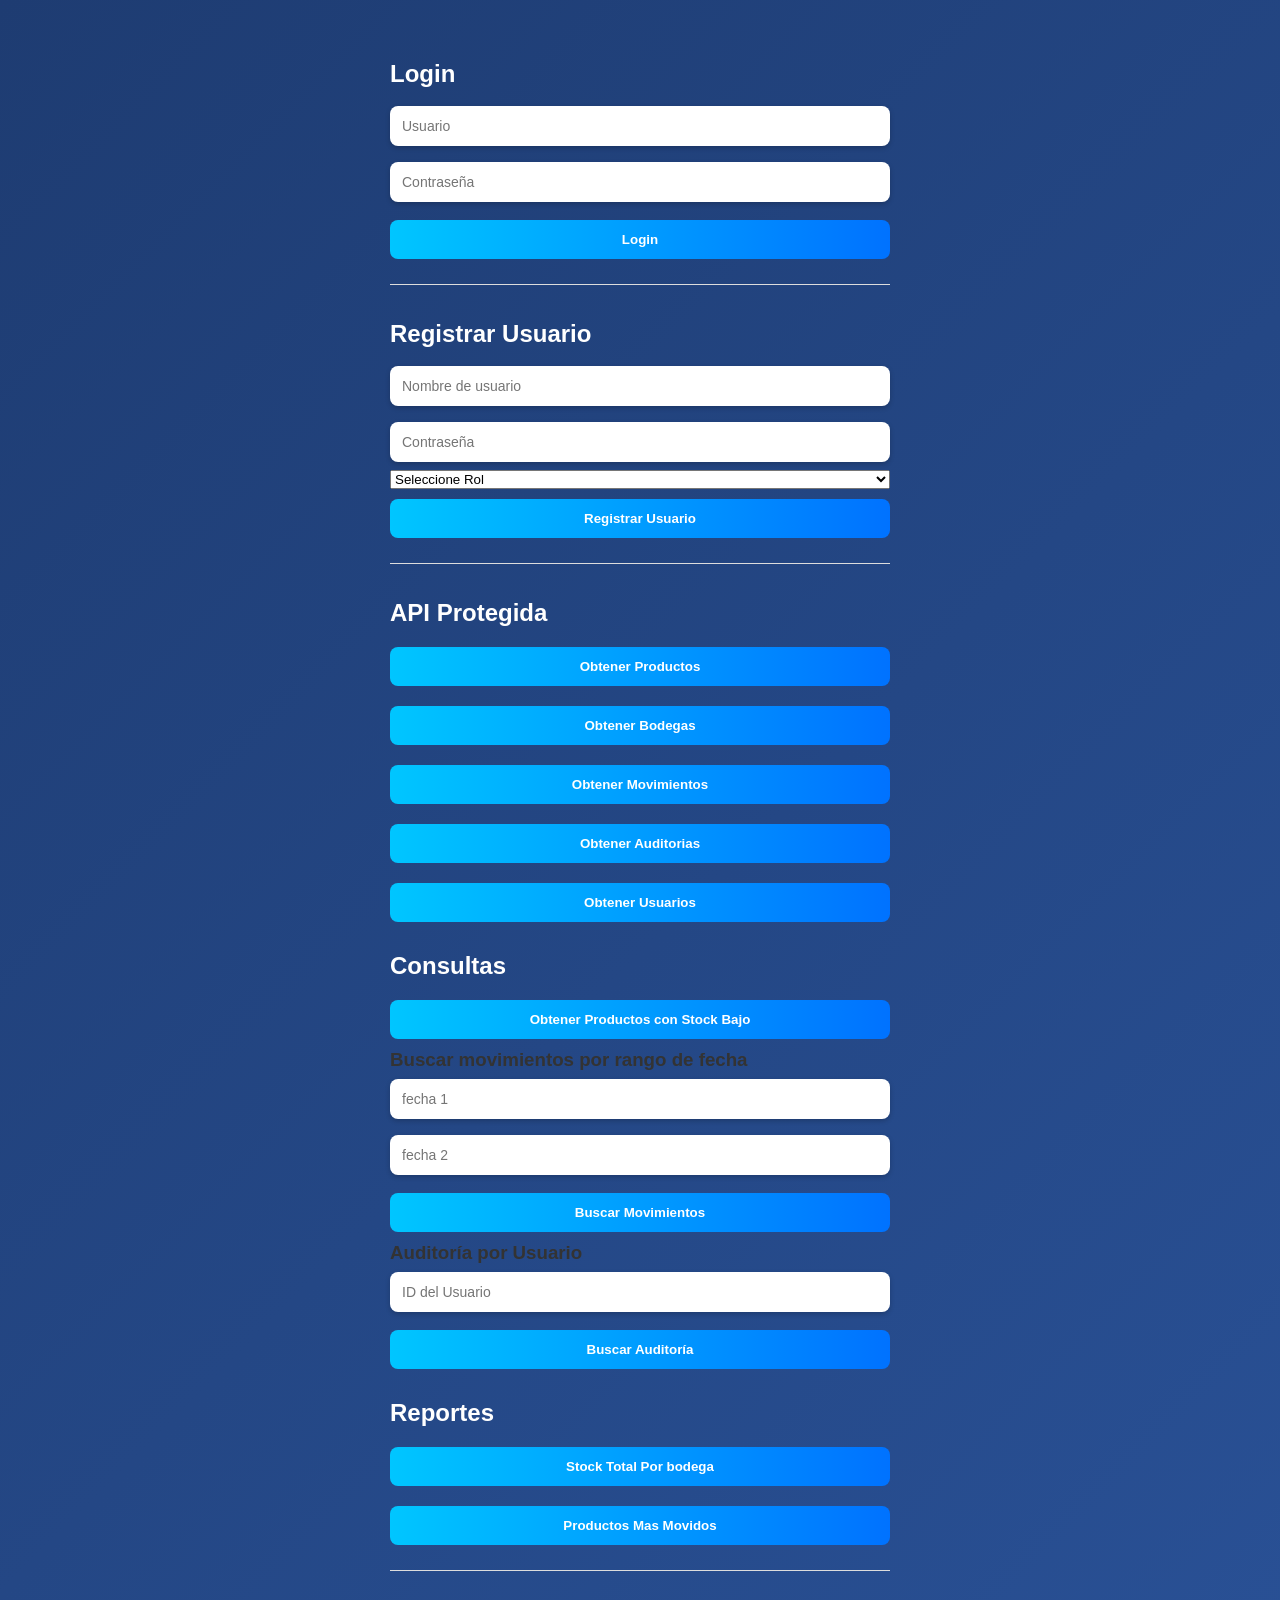
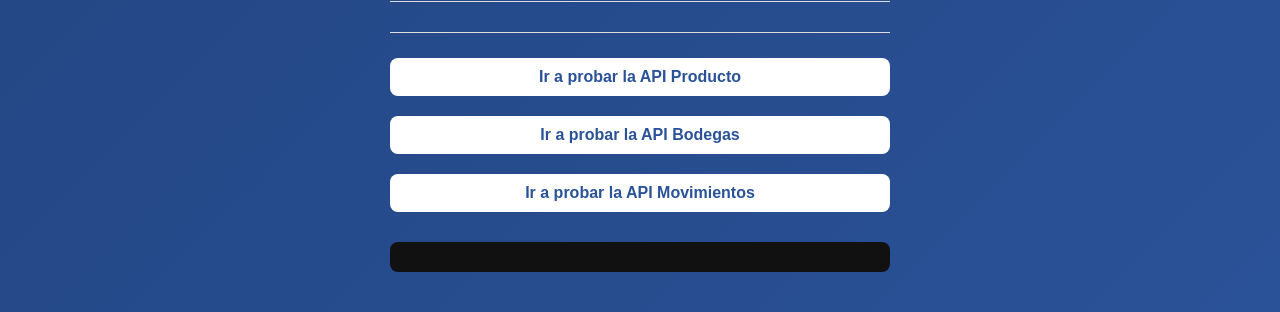
<file: frontend_humilde/index.html>
<!DOCTYPE html>
<html>

<head>
    <meta charset="UTF-8">
    <title>Frontend</title>
    <link rel="stylesheet" href="css/styles.css">
</head>

<body>

<h2>Login</h2>

<input type="text" id="username" placeholder="Usuario">
<input type="password" id="password" placeholder="Contraseña">
<button type="button" onclick="login()">Login</button>


<hr>


<h2>Registrar Usuario</h2>

<input type="text" id="regUsername" placeholder="Nombre de usuario">

<input type="password" id="regPassword" placeholder="Contraseña">

<select id="regRol">
    <option value="">Seleccione Rol</option>
    <option value="ADMIN">ADMIN</option>
    <option value="EMPLEADO">EMPLEADO</option>
</select>

<button onclick="registrarUsuario()">Registrar Usuario</button>


<hr>


<h2>API Protegida</h2>

<button onclick="getProductos()">Obtener Productos</button>
<button onclick="getBodegas()">Obtener Bodegas</button>
<button onclick="getMovimientos()">Obtener Movimientos</button>
<button onclick="getAuditoria()">Obtener Auditorias</button>
<button onclick="getUsuario()">Obtener Usuarios</button>

<h2>Consultas</h2>

<button onclick="getStockBajo()">Obtener Productos con Stock Bajo</button>


<h3>Buscar movimientos por rango de fecha</h3>

<input type="input" id="fecha1" placeholder="fecha 1">
<input type="input" id="fecha2" placeholder="fecha 2">

<button onclick="buscarMovimientosPorFecha()">
    Buscar Movimientos
</button>

<h3>Auditoría por Usuario</h3>

<input type="number" id="usuarioId" placeholder="ID del Usuario">

<button onclick="buscarAuditoriaUsuario()">
    Buscar Auditoría
</button>

<h2>Reportes</h2>

<button onclick="getStockTotalBodega()">Stock Total Por bodega</button>
<button onclick="getProductosMasMovidos()">Productos Mas Movidos</button>

<hr>
<hr>
<hr>


<a href="./view/producto.html" >Ir a probar la API Producto</a>
<a href="./view/bodega.html">Ir a probar la API Bodegas</a>
<a href="./view/movimiento.html">Ir a probar la API Movimientos</a>




<pre id="resultado"></pre>


<script src="js/app.js"></script>



</body>
</html>
</file>
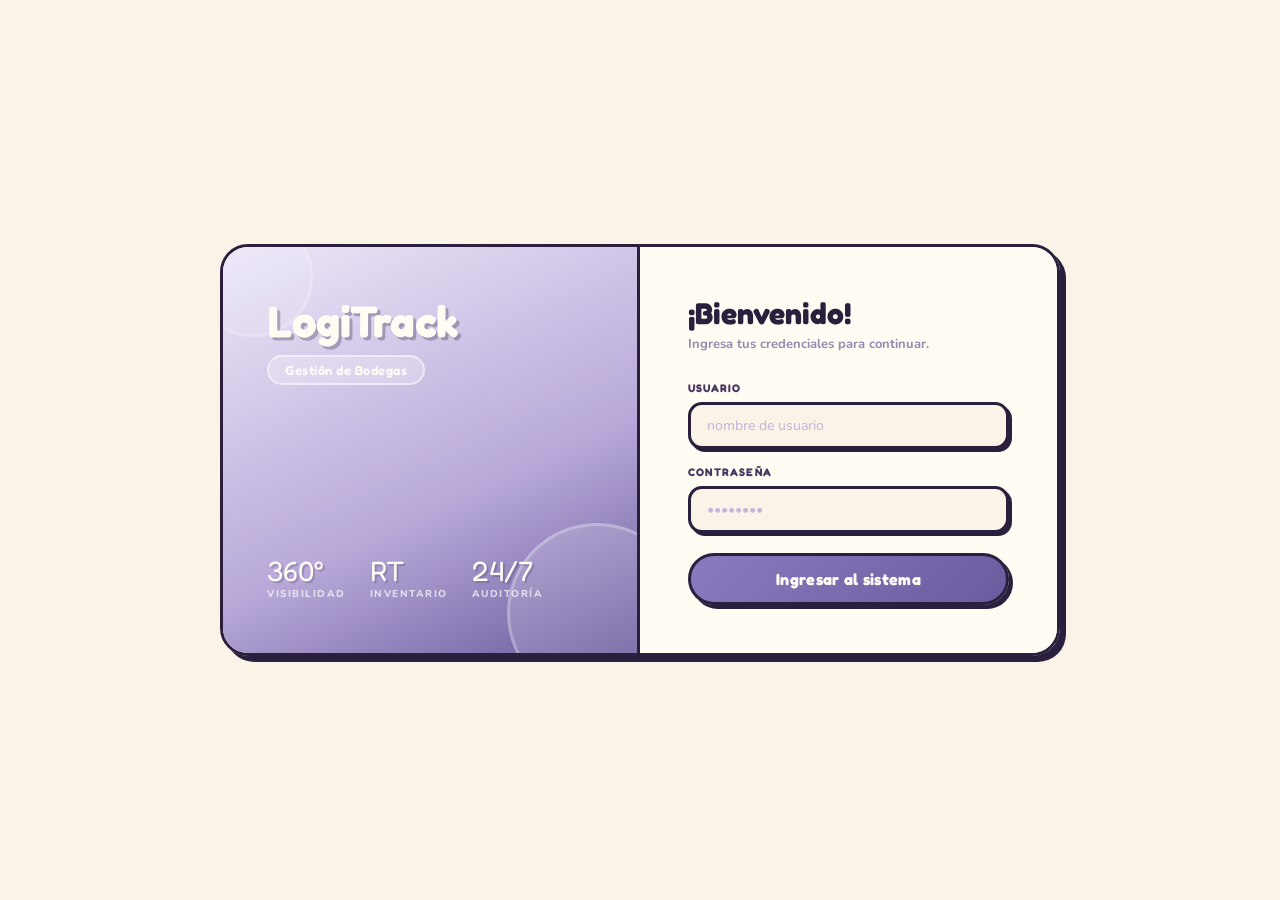
<file: frontend_pro/index.html>
<!DOCTYPE html>
<html lang="es">
<head>
<meta charset="UTF-8">
<meta name="viewport" content="width=device-width, initial-scale=1.0">
<title>LogiTrack</title>
<link href="https://fonts.googleapis.com/css2?family=Fredoka:wght@400;500;600;700&family=Nunito:ital,wght@0,700;0,800;0,900;1,700&display=swap" rel="stylesheet">
<link rel="stylesheet" href="styles.css">

</head>
<body>


<div id="login-view">
  <div class="login-shell">
    <div class="login-left">
      <div>
        <div class="ll-name">LogiTrack</div>
        <div class="ll-sub">Gestión de Bodegas</div>
      </div>
      <div class="ll-footer">
        <div class="ll-stats">
          <div><div class="ll-stat-num">360°</div><div class="ll-stat-lbl">Visibilidad</div></div>
          <div><div class="ll-stat-num">RT</div><div class="ll-stat-lbl">Inventario</div></div>
          <div><div class="ll-stat-num">24/7</div><div class="ll-stat-lbl">Auditoría</div></div>
        </div>
      </div>
    </div>
    <div class="login-right">
      <div class="lr-title">¡Bienvenido!</div>
      <div class="lr-sub">Ingresa tus credenciales para continuar.</div>
      <input type="hidden" id="api-base" value="http://localhost:8080">
      <div class="f-group">
        <label class="f-label">Usuario</label>
        <input class="f-input" id="login-user" placeholder="nombre de usuario">
      </div>
      <div class="f-group">
        <label class="f-label">Contraseña</label>
        <input class="f-input" type="password" id="login-pass" placeholder="••••••••">
      </div>
      <button class="btn-login" onclick="doLogin()">Ingresar al sistema</button>
      <div id="login-error" class="hidden"></div>
    </div>
  </div>
</div>


<div id="app-view" class="hidden">
  <header class="top-header">
    <div class="header-brand">
      <span class="brand-feather">🪶</span>
      <span class="brand-name">Logi<em>Track</em></span>
    </div>
    <div class="header-center" id="page-title">Dashboard</div>
    <div class="header-right">
      <div class="user-pill">
        <div class="avatar" id="user-avatar">U</div>
        <span id="user-name-display">Usuario</span>
      </div>
      <button class="btn-logout" onclick="logout()">Salir</button>
    </div>
  </header>

  <div class="page-area" id="main-content"></div>

  <nav class="float-nav">
    <button class="fnav-btn active" onclick="navigate('dashboard')">
      <span class="fnav-icon">⊞</span><span class="fnav-label">Inicio</span>
    </button>
    <button class="fnav-btn" onclick="navigate('bodegas')">
      <span class="fnav-icon">⬡</span><span class="fnav-label">Bodegas</span>
    </button>
    <button class="fnav-btn" onclick="navigate('productos')">
      <span class="fnav-icon">◈</span><span class="fnav-label">Productos</span>
    </button>
    <div class="fnav-sep"></div>
    <button class="fnav-btn" onclick="navigate('movimientos')">
      <span class="fnav-icon">⇄</span><span class="fnav-label">Movim.</span>
    </button>
    <button class="fnav-btn" onclick="navigate('usuarios')">
      <span class="fnav-icon">◉</span><span class="fnav-label">Usuarios</span>
    </button>
    <button class="fnav-btn" onclick="navigate('reportes')">
      <span class="fnav-icon">◫</span><span class="fnav-label">Reportes</span>
    </button>
    <button class="fnav-btn" onclick="navigate('auditoria')">
      <span class="fnav-icon">◎</span><span class="fnav-label">Auditoría</span>
    </button>
  </nav>
</div>


<div class="modal-overlay" id="modal-overlay" onclick="closeModalOnBg(event)">
  <div class="modal">
    <div class="modal-head">
      <span class="modal-title" id="modal-title-text">—</span>
      <button class="modal-close" onclick="closeModal()">✕</button>
    </div>
    <div id="modal-body"></div>
  </div>
</div>

<div class="toast-box" id="toast-container"></div>

<script src="app.js"></script>

</body>
</html>
</file>
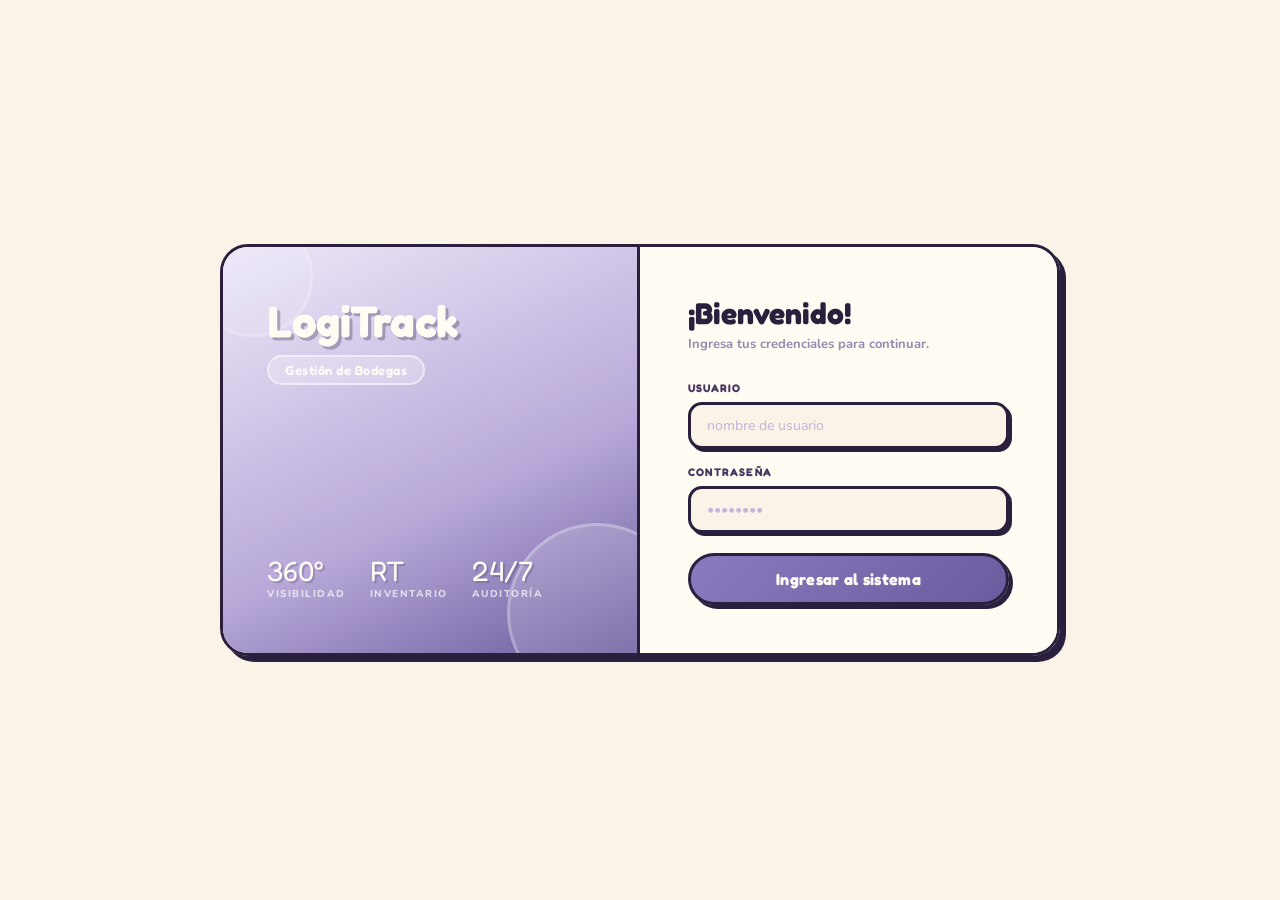
<file: frontend_pro/fronted_pro.html>
<!DOCTYPE html>
<html lang="es">
<head>
<meta charset="UTF-8">
<meta name="viewport" content="width=device-width, initial-scale=1.0">
<title>LogiTrack</title>
<link href="https://fonts.googleapis.com/css2?family=Fredoka:wght@400;500;600;700&family=Nunito:ital,wght@0,700;0,800;0,900;1,700&display=swap" rel="stylesheet">
<style>
:root {
  --cream:      #faf4e8;
  --cream2:     #f0e6d0;
  --ivory:      #fffcf4;
  --gold:       #c9a84c;
  --gold-l:     #e8cc80;
  --gold-pale:  #f7edd4;
  --lav:        #b8a9d9;
  --lav-d:      #8b7abf;
  --lav-pale:   #ede8f8;
  --violet:     #6b5b9e;
  --violet-d:   #4a3d7a;
  --sage:       #5aad8a;
  --sage-pale:  #daf2e8;
  --blush:      #d4748c;
  --blush-pale: #fceef2;
  --ink:        #2a1f3d;
  --ink2:       #4a3860;
  --muted:      #9489ae;
  --white:      #fffcf4;

  /* CARTOON constants */
  --outline:    3px solid var(--ink);
  --outline-t:  2px solid var(--ink);
  --shadow-comic: 4px 4px 0px var(--ink);
  --shadow-comic-sm: 3px 3px 0px var(--ink);
  --shadow-comic-lg: 6px 6px 0px var(--ink);
  --radius-big: 20px;
  --radius-pill: 50px;

  --FD: 'Fredoka', sans-serif;
  --FB: 'Nunito', sans-serif;
}

*, *::before, *::after { margin:0; padding:0; box-sizing:border-box; }

body {
  font-family: var(--FB);
  background: var(--cream);
  color: var(--ink);
  min-height: 100vh;
  -webkit-font-smoothing: antialiased;
}

/* halftone dots bg */
body::before {
  content:'';
  position:fixed; inset:0;
  background-image: radial-gradient(circle, rgba(107,91,158,.12) 1.5px, transparent 1.5px);
  background-size: 22px 22px;
  pointer-events:none; z-index:0;
}

@keyframes fadeUp { from{opacity:0;transform:translateY(12px)} to{opacity:1;transform:translateY(0)} }
@keyframes spin   { to{transform:rotate(360deg)} }
@keyframes popIn  { from{opacity:0;transform:scale(.9)} to{opacity:1;transform:scale(1)} }

/* ══════════════ LOGIN ══════════════ */
#login-view {
  position:fixed; inset:0; z-index:200;
  display:flex; align-items:center; justify-content:center;
  background: var(--cream);
}

.login-shell {
  display:grid; grid-template-columns:1fr 1fr;
  width:840px;
  border: var(--outline);
  border-radius:28px; overflow:hidden;
  box-shadow: var(--shadow-comic-lg);
  animation: popIn .4s ease both;
}

.login-left {
  background: linear-gradient(155deg, var(--lav-pale) 0%, var(--lav) 60%, var(--violet) 100%);
  padding:52px 44px;
  display:flex; flex-direction:column; justify-content:space-between;
  border-right: var(--outline);
  position:relative; overflow:hidden;
}
/* decorative circle */
.login-left::before {
  content:'';
  position:absolute; bottom:-50px; right:-50px;
  width:180px; height:180px; border-radius:50%;
  background:rgba(255,255,255,.15);
  border: 3px solid rgba(255,255,255,.25);
}
.login-left::after {
  content:'';
  position:absolute; top:-30px; left:-30px;
  width:120px; height:120px; border-radius:50%;
  background:rgba(255,255,255,.1);
  border: 3px solid rgba(255,255,255,.2);
}

.ll-name {
  font-family: var(--FD);
  font-size:44px; font-weight:700;
  color:var(--white); letter-spacing:-.5px; line-height:1;
  text-shadow: 3px 3px 0px rgba(42,31,61,.3);
  position:relative; z-index:1;
}
.ll-sub {
  margin-top:12px; display:inline-block;
  background:rgba(255,255,255,.25);
  border: 2px solid rgba(255,255,255,.5);
  border-radius:var(--radius-pill);
  padding:5px 16px;
  font-family:var(--FD); font-size:13px; font-weight:600;
  color:var(--white); letter-spacing:.5px;
  position:relative; z-index:1;
}

.ll-footer { position:relative; z-index:1; }
.ll-stats  { display:flex; gap:24px; }
.ll-stat-num { font-family:var(--FD); font-size:28px; color:var(--white); line-height:1; text-shadow:2px 2px 0 rgba(42,31,61,.2); }
.ll-stat-lbl { font-size:10px; color:rgba(255,255,255,.7); font-weight:800; letter-spacing:1.5px; text-transform:uppercase; margin-top:2px; }

.login-right {
  padding:48px 48px;
  display:flex; flex-direction:column; justify-content:center;
  background: var(--ivory);
}
.lr-title {
  font-family: var(--FD);
  font-size:30px; font-weight:700;
  color:var(--ink); margin-bottom:4px;
}
.lr-sub { color:var(--muted); font-size:13px; margin-bottom:28px; font-weight:700; }

.f-group { margin-bottom:16px; }
.f-label {
  display:block; font-size:11px; font-weight:800;
  color:var(--ink2); text-transform:uppercase; letter-spacing:1.2px; margin-bottom:7px;
  font-family:var(--FD);
}
.f-input {
  width:100%; padding:11px 16px;
  background:var(--cream); border: var(--outline);
  border-radius:14px; font-family:var(--FB); font-size:14px;
  font-weight:700; color:var(--ink); outline:none; transition:all .15s; appearance:none;
  box-shadow: var(--shadow-comic-sm);
}
.f-input:focus {
  border-color:var(--lav-d);
  background:var(--white);
  box-shadow: 3px 3px 0px var(--lav-d);
  transform: translate(-1px,-1px);
}
.f-input::placeholder { color:#c4b8d8; font-weight:500; }
.f-row { display:grid; grid-template-columns:1fr 1fr; gap:12px; }

.btn-login {
  width:100%; padding:13px; border: var(--outline); border-radius:var(--radius-pill);
  background: linear-gradient(135deg, var(--lav-d), var(--violet));
  color:var(--white); font-family:var(--FD); font-size:16px; font-weight:700;
  cursor:pointer; letter-spacing:.3px;
  box-shadow: var(--shadow-comic);
  transition:all .12s; margin-top:4px;
}
.btn-login:hover  { transform:translate(-2px,-2px); box-shadow:6px 6px 0px var(--ink); }
.btn-login:active { transform:translate(2px,2px);   box-shadow:1px 1px 0px var(--ink); }

#login-error {
  margin-top:12px; padding:10px 14px; border-radius:12px;
  background:var(--blush-pale); border: var(--outline-t);
  color:var(--blush); font-size:13px; font-weight:800; text-align:center;
  box-shadow: var(--shadow-comic-sm);
}

/* ══════════════ APP SHELL ══════════════ */
#app-view { display:flex; flex-direction:column; min-height:100vh; position:relative; z-index:1; }

/* ── Top header ── */
.top-header {
  padding:0 28px; height:64px;
  display:flex; align-items:center; justify-content:space-between;
  position:sticky; top:0; z-index:90;
  background:var(--ivory);
  border-bottom: var(--outline);
  box-shadow: 0 3px 0px var(--ink);
}

.header-brand { display:flex; align-items:center; gap:10px; }
.brand-feather { font-size:24px; }
.brand-name {
  font-family:var(--FD); font-size:22px; font-weight:700;
  color:var(--ink); letter-spacing:-.2px;
}
.brand-name em { color:var(--lav-d); font-style:normal; }

/* centered pill */
.header-center {
  position:absolute; left:50%; transform:translateX(-50%);
  background:var(--gold-pale);
  border: var(--outline);
  border-radius:var(--radius-pill); padding:7px 24px;
  font-family:var(--FD); font-size:16px; font-weight:700;
  color:var(--ink); white-space:nowrap;
  box-shadow: var(--shadow-comic-sm);
}

.header-right { display:flex; align-items:center; gap:10px; }
.user-pill {
  display:flex; align-items:center; gap:8px;
  background:var(--lav-pale); border: var(--outline);
  border-radius:var(--radius-pill); padding:6px 14px;
  font-family:var(--FD); font-size:14px; font-weight:700; color:var(--ink2);
  box-shadow: var(--shadow-comic-sm);
}
.avatar {
  width:30px; height:30px; border-radius:50%;
  background:linear-gradient(135deg, var(--lav-d), var(--violet));
  border: 2px solid var(--ink);
  display:flex; align-items:center; justify-content:center;
  font-family:var(--FD); font-size:13px; font-weight:700; color:var(--white); flex-shrink:0;
}
.btn-logout {
  background:var(--cream); border: var(--outline);
  border-radius:var(--radius-pill); color:var(--ink2);
  font-family:var(--FD); font-size:13px; font-weight:700;
  padding:7px 16px; cursor:pointer; transition:all .12s;
  box-shadow: var(--shadow-comic-sm);
}
.btn-logout:hover  { transform:translate(-1px,-1px); box-shadow:4px 4px 0px var(--ink); background:var(--lav-pale); }
.btn-logout:active { transform:translate(2px,2px); box-shadow:1px 1px 0px var(--ink); }

/* ── Page area ── */
.page-area { flex:1; padding:28px 28px 110px; }

/* ── Floating bottom nav ── */
.float-nav {
  position:fixed; bottom:22px; left:50%; transform:translateX(-50%);
  z-index:100;
  background:var(--ivory);
  border: var(--outline);
  border-radius:var(--radius-pill); padding:7px 10px;
  display:flex; gap:2px;
  box-shadow: var(--shadow-comic-lg);
  animation: fadeUp .4s ease;
}

.fnav-btn {
  display:flex; flex-direction:column; align-items:center; gap:2px;
  padding:7px 14px; border-radius:40px;
  border:2px solid transparent; background:none;
  cursor:pointer; transition:all .12s; font-family:var(--FD); min-width:58px;
}
.fnav-icon  { font-size:20px; transition:transform .12s; }
.fnav-label { font-size:9px; font-weight:800; color:var(--muted); text-transform:uppercase; letter-spacing:.5px; font-family:var(--FD); }
.fnav-btn:hover { background:var(--lav-pale); border-color:var(--ink); box-shadow:2px 2px 0px var(--ink); transform:translate(-1px,-1px); }
.fnav-btn:active { transform:translate(1px,1px); box-shadow:none; }
.fnav-btn.active {
  background:var(--gold-pale);
  border-color:var(--ink); border-width:2px;
  box-shadow:2px 2px 0px var(--ink);
}
.fnav-btn.active .fnav-label { color:var(--ink2); }
.fnav-sep { width:2px; background:var(--ink); margin:6px 2px; border-radius:2px; opacity:.25; }

/* ══════════════ COMPONENTS ══════════════ */

/* Buttons */
.btn {
  display:inline-flex; align-items:center; gap:6px;
  padding:8px 18px; border-radius:var(--radius-pill);
  font-family:var(--FD); font-size:14px; font-weight:700;
  cursor:pointer; border: var(--outline); transition:all .12s;
  box-shadow: var(--shadow-comic-sm);
}
.btn-primary { background:var(--lav-d); color:var(--white); }
.btn-primary:hover  { transform:translate(-2px,-2px); box-shadow:5px 5px 0px var(--ink); }
.btn-primary:active { transform:translate(2px,2px); box-shadow:1px 1px 0px var(--ink); }
.btn-ghost { background:var(--ivory); color:var(--ink2); }
.btn-ghost:hover  { transform:translate(-1px,-1px); box-shadow:4px 4px 0px var(--ink); background:var(--lav-pale); }
.btn-ghost:active { transform:translate(2px,2px); box-shadow:none; }
.btn-danger { background:var(--blush-pale); color:var(--blush); }
.btn-danger:hover  { transform:translate(-1px,-1px); box-shadow:4px 4px 0px var(--ink); }
.btn-danger:active { transform:translate(2px,2px); box-shadow:none; }
.btn-sm { padding:5px 14px; font-size:12px; }

/* Stats */
.stats-row {
  display:grid; grid-template-columns:1.3fr 1fr 1fr 1.1fr;
  gap:14px; margin-bottom:24px;
}
.stat-card {
  background:var(--ivory); border: var(--outline);
  border-radius:var(--radius-big); padding:20px 18px;
  box-shadow: var(--shadow-comic);
  animation:fadeUp .35s ease both;
  transition:transform .12s, box-shadow .12s;
  position:relative; overflow:hidden;
}
.stat-card:hover { transform:translate(-2px,-2px); box-shadow:6px 6px 0px var(--ink); }
.stat-card::after { content:''; position:absolute; bottom:0; left:0; right:0; height:5px; border-top:2px solid var(--ink); }
.sc-lav::after   { background:var(--lav); }
.sc-gold::after  { background:var(--gold); }
.sc-sage::after  { background:var(--sage); }
.sc-blush::after { background:var(--blush); }
.stat-card:nth-child(1){animation-delay:.05s} .stat-card:nth-child(2){animation-delay:.1s}
.stat-card:nth-child(3){animation-delay:.15s} .stat-card:nth-child(4){animation-delay:.2s}

.s-lbl { font-family:var(--FD); font-size:11px; font-weight:700; color:var(--muted); text-transform:uppercase; letter-spacing:1.2px; margin-bottom:8px; }
.s-val { font-family:var(--FD); font-size:40px; font-weight:700; color:var(--ink); line-height:1; }
.s-sub { font-family:var(--FD); font-size:12px; color:var(--muted); margin-top:4px; }

/* Section header */
.sec-header { display:flex; align-items:center; justify-content:space-between; margin-bottom:16px; }
.sec-title {
  font-family:var(--FD); font-size:20px; font-weight:700; color:var(--ink);
}
.sec-count {
  display:inline-block; background:var(--gold-pale);
  border:2px solid var(--ink); border-radius:20px;
  padding:1px 10px; font-family:var(--FD); font-size:12px; font-weight:700;
  color:var(--ink); margin-left:8px;
  box-shadow:2px 2px 0px var(--ink);
}

/* Cards */
.cards-grid { display:grid; grid-template-columns:repeat(auto-fill,minmax(265px,1fr)); gap:16px; }
.card {
  background:var(--ivory); border: var(--outline);
  border-radius:var(--radius-big); padding:20px;
  box-shadow: var(--shadow-comic);
  animation:fadeUp .35s ease both;
  transition:transform .12s, box-shadow .12s;
}
.card:hover { transform:translate(-3px,-3px); box-shadow:7px 7px 0px var(--ink); }
.card:active { transform:translate(2px,2px); box-shadow:2px 2px 0px var(--ink); }
.card:nth-child(1){animation-delay:.05s} .card:nth-child(2){animation-delay:.1s}
.card:nth-child(3){animation-delay:.15s} .card:nth-child(4){animation-delay:.2s}
.card:nth-child(5){animation-delay:.25s} .card:nth-child(6){animation-delay:.3s}

.card-top  { display:flex; justify-content:space-between; align-items:center; margin-bottom:12px; }
.card-id   { font-family:var(--FD); font-size:11px; color:var(--muted); font-weight:700; background:var(--cream); padding:2px 9px; border-radius:8px; border:2px solid var(--ink); }
.card-name { font-family:var(--FD); font-size:17px; font-weight:700; color:var(--ink); margin-bottom:10px; }
.card-info { font-size:13px; color:var(--muted); line-height:2; font-weight:700; }
.card-info strong { color:var(--ink2); }
.card-foot { display:flex; gap:6px; margin-top:14px; padding-top:12px; border-top:2px dashed rgba(42,31,61,.25); }

/* Table */
.table-card { background:var(--ivory); border: var(--outline); border-radius:var(--radius-big); overflow:hidden; box-shadow: var(--shadow-comic); }
table { width:100%; border-collapse:collapse; }
thead tr { background:var(--gold-pale); border-bottom: var(--outline); }
th { padding:11px 16px; text-align:left; font-family:var(--FD); font-size:11px; font-weight:700; color:var(--ink2); text-transform:uppercase; letter-spacing:1px; }
td { padding:12px 16px; font-size:13px; font-weight:700; border-bottom:2px dashed rgba(42,31,61,.12); color:var(--ink2); font-family:var(--FB); }
tr:last-child td { border-bottom:none; }
tr:hover td { background:var(--lav-pale); }

/* Badges */
.badge {
  display:inline-flex; align-items:center; padding:3px 11px;
  border-radius:var(--radius-pill); font-family:var(--FD);
  font-size:11px; font-weight:700; border:2px solid var(--ink);
  box-shadow:2px 2px 0px var(--ink);
}
.b-lav   { background:var(--lav-pale);   color:var(--lav-d);  }
.b-gold  { background:var(--gold-pale);  color:var(--ink2);   }
.b-sage  { background:var(--sage-pale);  color:#2a7a58;       }
.b-blush { background:var(--blush-pale); color:var(--blush);  }
.b-violet{ background:#e8e2f5;           color:var(--violet); }

/* Two col */
.two-col      { display:grid; grid-template-columns:1fr 1fr; gap:20px; }
.two-col-wide { display:grid; grid-template-columns:3fr 2fr; gap:20px; margin-bottom:24px; }

/* Alert */
.alert {
  background:var(--gold-pale); border:var(--outline);
  border-radius:16px; padding:12px 16px;
  font-family:var(--FD); font-size:13px; font-weight:700; color:var(--ink2);
  margin-bottom:20px; box-shadow: var(--shadow-comic-sm);
}

/* Loading / empty */
.loading { display:flex; flex-direction:column; align-items:center; justify-content:center; padding:80px; gap:14px; color:var(--muted); font-family:var(--FD); font-size:15px; }
.spinner { width:36px; height:36px; border:3px solid var(--lav-pale); border-top-color:var(--lav-d); border-radius:50%; animation:spin .7s linear infinite; }
.empty { text-align:center; padding:60px 20px; color:var(--muted); }
.empty p { font-family:var(--FD); font-size:16px; font-weight:600; }

/* Modal */
.modal-overlay { position:fixed; inset:0; background:rgba(42,31,61,.5); backdrop-filter:blur(4px); z-index:300; display:none; align-items:center; justify-content:center; }
.modal-overlay.open { display:flex; }
.modal {
  background:var(--ivory); border: var(--outline);
  border-radius:24px; width:480px; max-height:90vh; overflow-y:auto;
  padding:32px; box-shadow: var(--shadow-comic-lg);
  animation:popIn .25s ease;
}
.modal-head { display:flex; justify-content:space-between; align-items:center; margin-bottom:22px; padding-bottom:14px; border-bottom:2px solid var(--ink); }
.modal-title { font-family:var(--FD); font-size:22px; font-weight:700; color:var(--ink); }
.modal-close {
  background:var(--cream); border: var(--outline-t);
  color:var(--ink); font-size:15px; cursor:pointer;
  padding:5px 12px; border-radius:10px; font-weight:800;
  transition:all .12s; box-shadow:2px 2px 0px var(--ink);
}
.modal-close:hover { background:var(--blush-pale); transform:translate(-1px,-1px); box-shadow:3px 3px 0px var(--ink); }

/* Toasts */
.toast-box { position:fixed; bottom:100px; right:22px; z-index:999; display:flex; flex-direction:column; gap:8px; }
.toast {
  background:var(--ivory); border: var(--outline);
  border-radius:14px; padding:14px 18px;
  font-family:var(--FD); font-size:13px; font-weight:700;
  display:flex; align-items:flex-start; gap:10px;
  min-width:260px; max-width:360px;
  box-shadow: var(--shadow-comic);
  animation:popIn .25s ease; color:var(--ink);
  line-height:1.6;
}
.toast.success { background:var(--sage-pale); border-color:var(--sage); }
.toast.error   { background:var(--blush-pale); border-color:var(--blush); }

.hidden { display:none !important; }
::-webkit-scrollbar { width:6px; }
::-webkit-scrollbar-track { background:var(--cream2); border-left:2px solid var(--ink); }
::-webkit-scrollbar-thumb { background:var(--lav); border-radius:6px; border:1px solid var(--ink); }
</style>
</head>
<body>

<!-- ═══ LOGIN ═══ -->
<div id="login-view">
  <div class="login-shell">
    <div class="login-left">
      <div>
        <div class="ll-name">LogiTrack</div>
        <div class="ll-sub">Gestión de Bodegas</div>
      </div>
      <div class="ll-footer">
        <div class="ll-stats">
          <div><div class="ll-stat-num">360°</div><div class="ll-stat-lbl">Visibilidad</div></div>
          <div><div class="ll-stat-num">RT</div><div class="ll-stat-lbl">Inventario</div></div>
          <div><div class="ll-stat-num">24/7</div><div class="ll-stat-lbl">Auditoría</div></div>
        </div>
      </div>
    </div>
    <div class="login-right">
      <div class="lr-title">¡Bienvenido!</div>
      <div class="lr-sub">Ingresa tus credenciales para continuar.</div>
      <input type="hidden" id="api-base" value="http://localhost:8080">
      <div class="f-group">
        <label class="f-label">Usuario</label>
        <input class="f-input" id="login-user" placeholder="nombre de usuario">
      </div>
      <div class="f-group">
        <label class="f-label">Contraseña</label>
        <input class="f-input" type="password" id="login-pass" placeholder="••••••••">
      </div>
      <button class="btn-login" onclick="doLogin()">Ingresar al sistema</button>
      <div id="login-error" class="hidden"></div>
    </div>
  </div>
</div>

<!-- ═══ APP ═══ -->
<div id="app-view" class="hidden">
  <header class="top-header">
    <div class="header-brand">
      <span class="brand-feather">🪶</span>
      <span class="brand-name">Logi<em>Track</em></span>
    </div>
    <div class="header-center" id="page-title">Dashboard</div>
    <div class="header-right">
      <div class="user-pill">
        <div class="avatar" id="user-avatar">U</div>
        <span id="user-name-display">Usuario</span>
      </div>
      <button class="btn-logout" onclick="logout()">Salir</button>
    </div>
  </header>

  <div class="page-area" id="main-content"></div>

  <nav class="float-nav">
    <button class="fnav-btn active" onclick="navigate('dashboard')">
      <span class="fnav-icon">⊞</span><span class="fnav-label">Inicio</span>
    </button>
    <button class="fnav-btn" onclick="navigate('bodegas')">
      <span class="fnav-icon">⬡</span><span class="fnav-label">Bodegas</span>
    </button>
    <button class="fnav-btn" onclick="navigate('productos')">
      <span class="fnav-icon">◈</span><span class="fnav-label">Productos</span>
    </button>
    <div class="fnav-sep"></div>
    <button class="fnav-btn" onclick="navigate('movimientos')">
      <span class="fnav-icon">⇄</span><span class="fnav-label">Movim.</span>
    </button>
    <button class="fnav-btn" onclick="navigate('usuarios')">
      <span class="fnav-icon">◉</span><span class="fnav-label">Usuarios</span>
    </button>
    <button class="fnav-btn" onclick="navigate('reportes')">
      <span class="fnav-icon">◫</span><span class="fnav-label">Reportes</span>
    </button>
    <button class="fnav-btn" onclick="navigate('auditoria')">
      <span class="fnav-icon">◎</span><span class="fnav-label">Auditoría</span>
    </button>
  </nav>
</div>

<!-- Modal -->
<div class="modal-overlay" id="modal-overlay" onclick="closeModalOnBg(event)">
  <div class="modal">
    <div class="modal-head">
      <span class="modal-title" id="modal-title-text">—</span>
      <button class="modal-close" onclick="closeModal()">✕</button>
    </div>
    <div id="modal-body"></div>
  </div>
</div>

<div class="toast-box" id="toast-container"></div>

<script>
let API='http://localhost:8080', TOKEN='', CURRENT_USER='';

async function api(path,method='GET',body=null){
  const opts={method,headers:{'Content-Type':'application/json',...(TOKEN?{Authorization:`Bearer ${TOKEN}`}:{})}};
  if(body) opts.body=JSON.stringify(body);
  const r=await fetch(API+path,opts);
  if(!r.ok){const err=await r.text().catch(()=>r.statusText);throw new Error(err||`HTTP ${r.status}`);}
  if(r.status===204) return null;
  const ct=r.headers.get('content-type')||'';
  if(ct.includes('application/json')) return r.json();
  return r.text();
}

function parseError(raw) {
  try {
    const obj = JSON.parse(raw);
    if (obj.errors && typeof obj.errors === 'object') {
      // Validation errors — list each field
      return Object.entries(obj.errors)
        .map(([field, msg]) => `• ${msg}`)
        .join('<br>');
    }
    if (obj.message) return obj.message;
  } catch(e) {}
  return raw;
}

function toast(msg, type='success') {
  const c = document.getElementById('toast-container');
  const t = document.createElement('div');
  t.className = `toast ${type}`;
  const parsed = type === 'error' ? parseError(msg.replace(/^Error: /,'')) : msg;
  t.innerHTML = `<span style="font-size:16px;flex-shrink:0">${type==='success'?'✓':'✕'}</span><span>${parsed}</span>`;
  c.appendChild(t);
  setTimeout(() => t.remove(), 5000);
}
function loading(){return`<div class="loading"><div class="spinner"></div><span>Cargando...</span></div>`;}
function empty(m='Sin registros disponibles'){return`<div class="empty"><p>${m}</p></div>`;}
function setContent(h){document.getElementById('main-content').innerHTML=h;}
function fmtDate(d){if(!d)return'—';return new Date(d).toLocaleString('es-CO',{dateStyle:'medium',timeStyle:'short'});}
function fmt(v,s='$'){if(v==null)return'—';if(typeof v==='number')return s+v.toLocaleString('es-CO',{minimumFractionDigits:0});return v;}

async function doLogin(){
  const base=document.getElementById('api-base').value.trim().replace(/\/$/,'');
  const username=document.getElementById('login-user').value.trim();
  const password=document.getElementById('login-pass').value;
  const errEl=document.getElementById('login-error');
  errEl.classList.add('hidden');
  if(!username||!password){errEl.textContent='Completa los campos requeridos.';errEl.classList.remove('hidden');return;}
  API=base;
  try{
    const data=await api('/auth/login','POST',{nombreUsuario:username,password});
    TOKEN=data.token||data.access_token||data.jwt||Object.values(data)[0];
    CURRENT_USER=username;
    document.getElementById('login-view').classList.add('hidden');
    document.getElementById('app-view').classList.remove('hidden');
    document.getElementById('user-name-display').textContent=username;
    document.getElementById('user-avatar').textContent=username[0].toUpperCase();
    navigate('dashboard');
  }catch(e){errEl.textContent=e.message;errEl.classList.remove('hidden');}
}
document.addEventListener('keydown',e=>{if(e.key==='Enter'&&!document.getElementById('login-view').classList.contains('hidden'))doLogin();});
function logout(){TOKEN='';document.getElementById('app-view').classList.add('hidden');document.getElementById('login-view').classList.remove('hidden');document.getElementById('login-pass').value='';}

const TITLES={dashboard:'Dashboard',bodegas:'Bodegas',productos:'Productos',movimientos:'Movimientos de Inventario',usuarios:'Usuarios',reportes:'Reportes',auditoria:'Registro de Auditoría'};
function navigate(view){
  document.querySelectorAll('.fnav-btn').forEach(b=>{b.classList.remove('active');if(b.getAttribute('onclick')?.includes(view))b.classList.add('active');});
  document.getElementById('page-title').textContent=TITLES[view]||view;
  views[view]?.();
}

const views={};

views.dashboard=async()=>{
  setContent(loading());
  try{
    const [B,P,M,S,TP]=await Promise.allSettled([api('/api/bodega'),api('/api/producto'),api('/api/movimientos'),api('/api/reporte/bodega/stock'),api('/api/reporte/productos/masmovidos')]);
    const b=B.value||[],p=P.value||[],m=M.value||[],s=S.value||[],tp=TP.value||[];
    const low=p.filter(x=>(x.stockProducto||0)<10);
    setContent(`
      ${low.length>0?`<div class="alert">⚠ Atención — ${low.length} producto(s) con stock bajo: ${low.map(x=>x.nombre).join(', ')}</div>`:''}
      <div class="stats-row">
        <div class="stat-card sc-lav" ><div class="s-lbl">Bodegas</div><div class="s-val">${b.length}</div><div class="s-sub">registradas</div></div>
        <div class="stat-card sc-gold"><div class="s-lbl">Productos</div><div class="s-val">${p.length}</div><div class="s-sub">en catálogo</div></div>
        <div class="stat-card sc-sage"><div class="s-lbl">Movimientos</div><div class="s-val">${m.length}</div><div class="s-sub">registrados</div></div>
        <div class="stat-card sc-blush"><div class="s-lbl">Stock Bajo</div><div class="s-val">${low.length}</div><div class="s-sub">productos</div></div>
      </div>
      <div class="two-col-wide">
        <div>
          <div class="sec-header"><span class="sec-title">Últimos movimientos</span><button class="btn btn-ghost btn-sm" onclick="navigate('movimientos')">Ver todos</button></div>
          ${m.length>0?`<div class="table-card"><table>
            <thead><tr><th>Producto</th><th>Tipo</th><th>Cantidad</th><th>Usuario</th><th>Fecha</th></tr></thead>
            <tbody>${m.slice(-8).reverse().map(x=>`<tr>
              <td><strong>${x.producto?.nombre||'—'}</strong></td>
              <td><span class="badge ${x.tipoMovimiento==='ENTRADA'?'b-sage':'b-gold'}">${x.tipoMovimiento||'—'}</span></td>
              <td>${x.cantidadProducto??'—'}</td>
              <td>${x.usuario?.nombreUsuario||'—'}</td>
              <td style="font-size:12px;color:var(--muted)">${fmtDate(x.fecha)}</td>
            </tr>`).join('')}</tbody>
          </table></div>`:empty('Sin movimientos')}
        </div>
        <div style="display:flex;flex-direction:column;gap:18px">
          <div>
            <div class="sec-header"><span class="sec-title">Stock por bodega</span></div>
            ${s.length>0?`<div class="table-card"><table>
              <thead><tr><th>Bodega</th><th>Stock total</th></tr></thead>
              <tbody>${s.map(x=>`<tr><td><strong>${x.nombreBodega||'—'}</strong></td><td><span class="badge ${(x.stockTotal||0)<50?'b-gold':'b-sage'}">${x.stockTotal??'—'} uds</span></td></tr>`).join('')}</tbody>
            </table></div>`:empty('Sin datos')}
          </div>
          <div>
            <div class="sec-header"><span class="sec-title">Más movidos</span></div>
            ${tp.length>0?`<div class="table-card"><table>
              <tbody>${tp.map((x,i)=>`<tr><td style="color:var(--muted);font-weight:800;font-size:13px">${i+1}.</td><td><strong>${x.nombreProducto||'—'}</strong></td><td><span class="badge b-lav">${x.totalMovimientos??'—'}</span></td></tr>`).join('')}</tbody>
            </table></div>`:empty('Sin datos')}
          </div>
        </div>
      </div>`);
  }catch(e){setContent(empty('Error: '+e.message));}
};

views.bodegas=async()=>{
  setContent(loading());
  try{
    const data=await api('/api/bodega');
    setContent(`<div class="sec-header"><span class="sec-title">Bodegas <span class="sec-count">${data.length}</span></span><button class="btn btn-primary" onclick="openBodegaForm()">+ Nueva bodega</button></div>
    ${data.length===0?empty():`<div class="cards-grid">${data.map(b=>`<div class="card">
      <div class="card-top"><span class="card-id">#${b.id}</span><span class="badge b-sage">Activa</span></div>
      <div class="card-name">${b.nombre}</div>
      <div class="card-info">
        <div>Ubicación &nbsp;<strong>${b.ubicacion}</strong></div>
        <div>Encargado &nbsp;<strong>${b.encargado}</strong></div>
        <div>Capacidad &nbsp;<strong>${fmt(b.capacidad,'')} unidades</strong></div>
      </div>
      <div class="card-foot">
        <button class="btn btn-ghost btn-sm" onclick="openBodegaForm(${b.id})">Editar</button>
        <button class="btn btn-danger btn-sm" onclick="deleteBodega(${b.id},'${b.nombre}')">Eliminar</button>
      </div>
    </div>`).join('')}</div>`}`);
  }catch(e){setContent(empty('Error: '+e.message));}
};

async function openBodegaForm(id=null){
  let d={};if(id){try{d=await api(`/api/bodega/${id}`);}catch(e){}}
  openModal((id?'Editar':'Nueva')+' bodega',`
    <div class="f-group"><label class="f-label">Nombre</label><input class="f-input" id="f-nombre" value="${d.nombre||''}" placeholder="Ej. Bodega Central"></div>
    <div class="f-group"><label class="f-label">Ubicación</label><input class="f-input" id="f-ubicacion" value="${d.ubicacion||''}" placeholder="Dirección"></div>
    <div class="f-row">
      <div class="f-group"><label class="f-label">Capacidad</label><input class="f-input" type="number" id="f-capacidad" value="${d.capacidad||''}" placeholder="5000"></div>
      <div class="f-group"><label class="f-label">Encargado</label><input class="f-input" id="f-encargado" value="${d.encargado||''}" placeholder="Nombre completo"></div>
    </div>
    <div style="display:flex;gap:8px;margin-top:4px">
      <button class="btn btn-primary" style="flex:1;justify-content:center" onclick="saveBodega(${id||'null'})">${id?'Guardar cambios':'Crear bodega'}</button>
      <button class="btn btn-ghost" onclick="closeModal()">Cancelar</button>
    </div>`);
}
async function saveBodega(id){
  const body={nombre:document.getElementById('f-nombre').value,ubicacion:document.getElementById('f-ubicacion').value,capacidad:parseInt(document.getElementById('f-capacidad').value),encargado:document.getElementById('f-encargado').value};
  try{if(id){await api(`/api/bodega/${id}`,'PUT',body);toast('Bodega actualizada');}else{await api('/api/bodega','POST',body);toast('Bodega creada');}closeModal();views.bodegas();}
  catch(e){toast('Error: '+e.message,'error');}
}
async function deleteBodega(id,nombre){
  if(!confirm(`¿Eliminar la bodega "${nombre}"?\n\nVerifica que no tenga productos ni movimientos asociados.`))return;
  try{await api(`/api/bodega/${id}`,'DELETE');toast('Bodega eliminada');views.bodegas();}
  catch(e){toast(e.message.includes('500')||e.message.includes('INTERNAL')?'No es posible eliminar: tiene registros asociados.':'Error: '+e.message,'error');}
}

views.productos=async()=>{
  setContent(loading());
  try{
    const [data,bodegas]=await Promise.all([api('/api/producto'),api('/api/bodega')]);
    window._bodegas=bodegas;
    const low=data.filter(x=>(x.stockProducto||0)<10);
    setContent(`<div class="sec-header"><span class="sec-title">Productos <span class="sec-count">${data.length}</span></span><div style="display:flex;gap:8px;align-items:center">${low.length>0?`<span class="badge b-blush">${low.length} bajo</span>`:''}<button class="btn btn-primary" onclick="openProductoForm()">+ Nuevo producto</button></div></div>
    ${data.length===0?empty():`<div class="cards-grid">${data.map(p=>`<div class="card">
      <div class="card-top"><span class="card-id">${p.categoria||'—'}</span><span class="badge ${(p.stockProducto||0)<10?'b-blush':'b-sage'}">${(p.stockProducto||0)<10?'Stock Bajo':'Disponible'}</span></div>
      <div class="card-name">${p.nombre}</div>
      <div class="card-info">
        <div>Precio &nbsp;<strong>$${Number(p.precio||0).toLocaleString('es-CO')}</strong></div>
        <div>Stock &nbsp;<strong style="color:${(p.stockProducto||0)<10?'var(--blush)':'var(--sage)'}">${p.stockProducto??0} unidades</strong></div>
        <div>Bodega &nbsp;<strong>${p.bodega?.nombre||'—'}</strong></div>
      </div>
      <div class="card-foot">
        <button class="btn btn-ghost btn-sm" onclick="openProductoForm(${p.id})">Editar</button>
        <button class="btn btn-danger btn-sm" onclick="deleteProducto(${p.id},'${p.nombre}')">Eliminar</button>
      </div>
    </div>`).join('')}</div>`}`);
  }catch(e){setContent(empty('Error: '+e.message));}
};

async function openProductoForm(id=null){
  let d={};if(id){try{d=await api(`/api/producto/${id}`);}catch(e){}}
  const bodegas=window._bodegas||await api('/api/bodega');
  openModal((id?'Editar':'Nuevo')+' producto',`
    <div class="f-group"><label class="f-label">Nombre</label><input class="f-input" id="f-nombre" value="${d.nombre||''}" placeholder="Nombre del producto"></div>
    <div class="f-row">
      <div class="f-group"><label class="f-label">Categoría</label><input class="f-input" id="f-categoria" value="${d.categoria||''}" placeholder="Electrónica"></div>
      <div class="f-group"><label class="f-label">Precio</label><input class="f-input" type="number" id="f-precio" value="${d.precio||''}" step="0.01"></div>
    </div>
    <div class="f-row">
      <div class="f-group"><label class="f-label">Stock</label><input class="f-input" type="number" id="f-stock" value="${d.stockProducto||''}"></div>
      <div class="f-group"><label class="f-label">Bodega</label><select class="f-input" id="f-bodega"><option value="">Seleccionar...</option>${bodegas.map(b=>`<option value="${b.id}"${d.bodega?.id===b.id?' selected':''}>${b.nombre}</option>`).join('')}</select></div>
    </div>
    <div style="display:flex;gap:8px;margin-top:4px">
      <button class="btn btn-primary" style="flex:1;justify-content:center" onclick="saveProducto(${id||'null'})">${id?'Guardar cambios':'Crear producto'}</button>
      <button class="btn btn-ghost" onclick="closeModal()">Cancelar</button>
    </div>`);
}
async function saveProducto(id){
  const body={nombre:document.getElementById('f-nombre').value,categoria:document.getElementById('f-categoria').value,precio:parseFloat(document.getElementById('f-precio').value),stockProducto:parseInt(document.getElementById('f-stock').value),bodegaId:parseInt(document.getElementById('f-bodega').value)||null};
  try{if(id){await api(`/api/producto/${id}`,'PUT',body);toast('Producto actualizado');}else{await api('/api/producto','POST',body);toast('Producto creado');}closeModal();views.productos();}
  catch(e){toast('Error: '+e.message,'error');}
}
async function deleteProducto(id,nombre){
  if(!confirm(`¿Eliminar el producto "${nombre}"?`))return;
  try{await api(`/api/producto/${id}`,'DELETE');toast('Producto eliminado');views.productos();}
  catch(e){toast(e.message.includes('500')||e.message.includes('INTERNAL')?'No es posible eliminar: tiene movimientos asociados.':'Error: '+e.message,'error');}
}

function renderMovimientos(data) {
  return data.length===0 ? empty('Sin movimientos') :
    `<div class="cards-grid">${data.slice().reverse().map(m=>`<div class="card">
      <div class="card-top"><span class="card-id">MOV-${String(m.id).padStart(4,'0')}</span><span class="badge ${m.tipoMovimiento==='ENTRADA'?'b-sage':m.tipoMovimiento==='SALIDA'?'b-gold':'b-lav'}">${m.tipoMovimiento||'—'}</span></div>
      <div class="card-name">${m.producto?.nombre||'—'}</div>
      <div class="card-info">
        <div>Fecha &nbsp;<strong>${fmtDate(m.fecha)}</strong></div>
        <div>Usuario &nbsp;<strong>${m.usuario?.nombreUsuario||'—'}</strong></div>
        <div>Cantidad &nbsp;<strong>${m.cantidadProducto??'—'} unidades</strong></div>
        ${m.bodegaOrigen?`<div>Origen &nbsp;<strong>${m.bodegaOrigen.nombre}</strong></div>`:''}
        ${m.bodegaDestino?`<div>Destino &nbsp;<strong>${m.bodegaDestino.nombre}</strong></div>`:''}
      </div>
    </div>`).join('')}</div>`;
}

async function filtrarMovimientos() {
  const f1 = document.getElementById('fecha-desde').value;
  const f2 = document.getElementById('fecha-hasta').value;
  if (!f1 || !f2) { toast('Selecciona ambas fechas', 'error'); return; }
  const desde = f1 + 'T00:00:00';
  const hasta  = f2 + 'T23:59:59';
  const area = document.getElementById('mov-results');
  area.innerHTML = loading();
  try {
    const data = await api(`/api/movimientos/${encodeURIComponent(desde)}/${encodeURIComponent(hasta)}`);
    area.innerHTML = `<div style="margin-bottom:12px"><span class="sec-title" style="font-size:15px">Resultados: <span class="sec-count">${data.length}</span></span></div>` + renderMovimientos(data);
  } catch(e) { area.innerHTML = empty('Error: ' + e.message); }
}

async function limpiarFiltroMov() {
  document.getElementById('fecha-desde').value = '';
  document.getElementById('fecha-hasta').value = '';
  const area = document.getElementById('mov-results');
  area.innerHTML = loading();
  try {
    const data = await api('/api/movimientos');
    area.innerHTML = renderMovimientos(data);
  } catch(e) { area.innerHTML = empty('Error: ' + e.message); }
}

views.movimientos=async()=>{
  setContent(loading());
  try{
    const data=await api('/api/movimientos');
    setContent(`
      <div class="sec-header">
        <span class="sec-title">Movimientos <span class="sec-count">${data.length}</span></span>
        <button class="btn btn-primary" onclick="openMovimientoForm()">+ Registrar</button>
      </div>
      <div style="background:var(--ivory);border:var(--outline);border-radius:var(--radius-big);padding:16px 20px;margin-bottom:20px;box-shadow:var(--shadow-comic-sm);display:flex;align-items:flex-end;gap:12px;flex-wrap:wrap;">
        <div>
          <div class="f-label" style="margin-bottom:5px">Desde</div>
          <input type="date" id="fecha-desde" class="f-input" style="width:160px;box-shadow:none">
        </div>
        <div>
          <div class="f-label" style="margin-bottom:5px">Hasta</div>
          <input type="date" id="fecha-hasta" class="f-input" style="width:160px;box-shadow:none">
        </div>
        <button class="btn btn-primary" onclick="filtrarMovimientos()">Filtrar</button>
        <button class="btn btn-ghost" onclick="limpiarFiltroMov()">Ver todos</button>
      </div>
      <div id="mov-results">${renderMovimientos(data)}</div>
    `);
  }catch(e){setContent(empty('Error: '+e.message));}
};

async function openMovimientoForm(){
  const [productos,bodegas]=await Promise.all([api('/api/producto'),api('/api/bodega')]).catch(()=>[[],[]]);
  openModal('Registrar movimiento',`
    <div class="f-group"><label class="f-label">Tipo</label><select class="f-input" id="f-tipo"><option value="ENTRADA">ENTRADA</option><option value="SALIDA">SALIDA</option><option value="TRASNFERENCIA">TRANSFERENCIA</option></select></div>
    <div class="f-row">
      <div class="f-group"><label class="f-label">Producto</label><select class="f-input" id="f-producto"><option value="">Seleccionar...</option>${productos.map(p=>`<option value="${p.id}">${p.nombre}</option>`).join('')}</select></div>
      <div class="f-group"><label class="f-label">Cantidad</label><input class="f-input" type="number" id="f-cantidad" placeholder="0" min="1"></div>
    </div>
    <div class="f-row">
      <div class="f-group"><label class="f-label">Bodega origen</label><select class="f-input" id="f-origen"><option value="">Ninguna</option>${bodegas.map(b=>`<option value="${b.id}">${b.nombre}</option>`).join('')}</select></div>
      <div class="f-group"><label class="f-label">Bodega destino</label><select class="f-input" id="f-destino"><option value="">Ninguna</option>${bodegas.map(b=>`<option value="${b.id}">${b.nombre}</option>`).join('')}</select></div>
    </div>
    <div style="display:flex;gap:8px;margin-top:4px">
      <button class="btn btn-primary" style="flex:1;justify-content:center" onclick="saveMovimiento()">Registrar movimiento</button>
      <button class="btn btn-ghost" onclick="closeModal()">Cancelar</button>
    </div>`);
}
async function saveMovimiento(){
  const body={tipoMovimiento:document.getElementById('f-tipo').value,productoID:parseInt(document.getElementById('f-producto').value)||null,cantidadProducto:parseInt(document.getElementById('f-cantidad').value),bodegaOrigenID:parseInt(document.getElementById('f-origen').value)||null,bodegaDestinoID:parseInt(document.getElementById('f-destino').value)||null};
  try{await api('/api/movimientos','POST',body);toast('Movimiento registrado');closeModal();views.movimientos();}
  catch(e){toast('Error: '+e.message,'error');}
}

views.usuarios=async()=>{
  setContent(loading());
  try{
    const data=await api('/api/usuario');
    setContent(`<div class="sec-header"><span class="sec-title">Usuarios <span class="sec-count">${data.length}</span></span><button class="btn btn-primary" onclick="openRegistroUsuario()">+ Nuevo usuario</button></div>
    ${data.length===0?empty():`<div class="cards-grid">${data.map(u=>`<div class="card">
      <div class="card-top"><span class="card-id">#${u.id}</span><span class="badge ${u.rol==='ADMIN'?'b-violet':'b-lav'}">${u.rol==='ADMIN'?'Admin':'Empleado'}</span></div>
      <div style="display:flex;align-items:center;gap:12px;margin-bottom:10px">
        <div class="avatar" style="width:46px;height:46px;font-size:19px;border:3px solid var(--ink)">${(u.nombreUsuario||'?')[0].toUpperCase()}</div>
        <div>
          <div style="font-family:var(--FD);font-size:18px;font-weight:700;color:var(--ink)">${u.nombreUsuario||'—'}</div>
          <div style="font-family:var(--FD);font-size:12px;color:var(--muted)">${u.rol==='ADMIN'?'Administrador':'Empleado'}</div>
        </div>
      </div>
    </div>`).join('')}</div>`}`);
  }catch(e){setContent(empty('Error: '+e.message));}
};

function openRegistroUsuario(){
  openModal('Nuevo usuario',`
    <div class="f-group"><label class="f-label">Nombre de usuario</label><input class="f-input" id="f-username" placeholder="usuario123"></div>
    <div class="f-group"><label class="f-label">Contraseña</label><input class="f-input" type="password" id="f-password" placeholder="••••••••"></div>
    <div class="f-group"><label class="f-label">Rol</label><select class="f-input" id="f-rol"><option value="EMPLEADO">Empleado</option><option value="ADMIN">Administrador</option></select></div>
    <div style="display:flex;gap:8px;margin-top:4px">
      <button class="btn btn-primary" style="flex:1;justify-content:center" onclick="saveUsuario()">Crear usuario</button>
      <button class="btn btn-ghost" onclick="closeModal()">Cancelar</button>
    </div>`);
}
async function saveUsuario(){
  const body={nombreUsuario:document.getElementById('f-username').value,password:document.getElementById('f-password').value,rol:document.getElementById('f-rol').value};
  try{await api('/auth/register','POST',body);toast('Usuario creado');closeModal();views.usuarios();}
  catch(e){toast('Error: '+e.message,'error');}
}

views.reportes=async()=>{
  setContent(loading());
  try{
    const [stock,topProd]=await Promise.all([api('/api/reporte/bodega/stock'),api('/api/reporte/productos/masmovidos')]);
    setContent(`<div class="two-col">
      <div>
        <div class="sec-header"><span class="sec-title">Productos más movidos</span></div>
        ${topProd.length>0?`<div class="table-card"><table>
          <thead><tr><th>#</th><th>Producto</th><th>Movimientos</th></tr></thead>
          <tbody>${topProd.map((x,i)=>`<tr><td style="font-weight:800;color:var(--muted)">${i+1}</td><td><strong>${x.nombreProducto||'—'}</strong></td><td><span class="badge b-lav">${x.totalMovimientos??'—'}</span></td></tr>`).join('')}</tbody>
        </table></div>`:empty('Sin datos')}
      </div>
      <div>
        <div class="sec-header"><span class="sec-title">Stock por bodega</span></div>
        ${stock.length>0?`<div class="table-card"><table>
          <thead><tr><th>Bodega</th><th>Stock total</th></tr></thead>
          <tbody>${stock.map(x=>`<tr><td><strong>${x.nombreBodega||'—'}</strong></td><td><span class="badge ${(x.stockTotal||0)<50?'b-gold':'b-sage'}">${x.stockTotal??'—'} uds</span></td></tr>`).join('')}</tbody>
        </table></div>`:empty('Sin datos')}
      </div>
    </div>`);
  }catch(e){setContent(empty('Error: '+e.message));}
};

function fmtJson(str){
  if(!str)return`<span style="color:var(--muted)">—</span>`;
  try{const o=typeof str==='string'?JSON.parse(str):str;return Object.entries(o).map(([k,v])=>`<span style="color:var(--muted);font-size:11px">${k}:</span> <strong>${v??'—'}</strong>`).join('<br>');}
  catch{return`<span style="font-size:12px;color:var(--muted)">${str}</span>`;}
}

function renderAuditoria(data) {
  if (data.length===0) return empty('Sin registros');
  return `<div class="table-card"><table>
    <thead><tr><th>ID</th><th>Fecha</th><th>Entidad</th><th>Operación</th><th>Usuario</th><th>Antes</th><th>Después</th></tr></thead>
    <tbody>${data.slice().reverse().map(a=>`<tr>
      <td style="font-family:monospace;color:var(--muted);font-size:12px">${a.id}</td>
      <td style="white-space:nowrap;font-size:12px;color:var(--muted)">${fmtDate(a.fecha)}</td>
      <td><strong>${a.entidad||'—'}</strong></td>
      <td><span class="badge ${a.tipoOperacion==='INSERT'?'b-sage':a.tipoOperacion==='DELETE'?'b-blush':'b-gold'}">${a.tipoOperacion||'—'}</span></td>
      <td><div style="display:flex;align-items:center;gap:8px">
        <div class="avatar" style="width:28px;height:28px;font-size:11px;border:2px solid var(--ink)">${(a.usuario?.nombreUsuario||'?')[0].toUpperCase()}</div>
        <div><div style="font-family:var(--FD);font-weight:700;font-size:14px">${a.usuario?.nombreUsuario||'—'}</div>
        <span class="badge b-violet" style="font-size:10px">${a.usuario?.rol||'—'}</span></div>
      </div></td>
      <td style="font-size:12px;line-height:1.8;max-width:150px">${fmtJson(a.valorAntiguo)}</td>
      <td style="font-size:12px;line-height:1.8;max-width:150px">${fmtJson(a.valorNuevo)}</td>
    </tr>`).join('')}</tbody>
  </table></div>`;
}

async function filtrarAuditoria() {
  const sel = document.getElementById('audit-usuario-select');
  const id = sel.value;
  if (!id) { await cargarTodasAuditorias(); return; }
  const area = document.getElementById('audit-results');
  area.innerHTML = loading();
  try {
    const data = await api(`/api/auditoria/usuario/${id}`);
    const nombre = sel.options[sel.selectedIndex].text;
    area.innerHTML = `<div style="margin-bottom:10px"><span class="sec-title" style="font-size:15px">Auditorías de <strong>${nombre}</strong>: <span class="sec-count">${data.length}</span></span></div>` + renderAuditoria(data);
  } catch(e) { area.innerHTML = empty('Error: ' + e.message); }
}

async function cargarTodasAuditorias() {
  const area = document.getElementById('audit-results');
  if (area) {
    area.innerHTML = loading();
    try {
      const data = await api('/api/auditoria');
      area.innerHTML = renderAuditoria(data);
    } catch(e) { area.innerHTML = empty('Error: ' + e.message); }
  }
}

views.auditoria=async()=>{
  setContent(loading());
  try{
    const [data, usuarios] = await Promise.all([api('/api/auditoria'), api('/api/usuario')]);
    setContent(`
      <div class="sec-header">
        <span class="sec-title">Auditoría <span class="sec-count">${data.length}</span></span>
      </div>

      <!-- filtro por usuario -->
      <div style="background:var(--ivory);border:var(--outline);border-radius:var(--radius-big);padding:16px 20px;margin-bottom:20px;box-shadow:var(--shadow-comic-sm);display:flex;align-items:flex-end;gap:12px;flex-wrap:wrap;">
        <div style="flex:1;min-width:200px">
          <div class="f-label" style="margin-bottom:5px">Filtrar por usuario</div>
          <select id="audit-usuario-select" class="f-input" style="box-shadow:none" onchange="filtrarAuditoria()">
            <option value="">Todos los usuarios</option>
            ${usuarios.map(u=>`<option value="${u.id}">${u.nombreUsuario} (${u.rol})</option>`).join('')}
          </select>
        </div>
        <button class="btn btn-ghost" onclick="document.getElementById('audit-usuario-select').value='';cargarTodasAuditorias()">Limpiar filtro</button>
      </div>

      <div id="audit-results">${renderAuditoria(data)}</div>
    `);
  }catch(e){setContent(empty('Error: '+e.message));}
};

function openModal(title,html){document.getElementById('modal-title-text').textContent=title;document.getElementById('modal-body').innerHTML=html;document.getElementById('modal-overlay').classList.add('open');}
function closeModal(){document.getElementById('modal-overlay').classList.remove('open');}
function closeModalOnBg(e){if(e.target===document.getElementById('modal-overlay'))closeModal();}
</script>
</body>
</html>
</file>
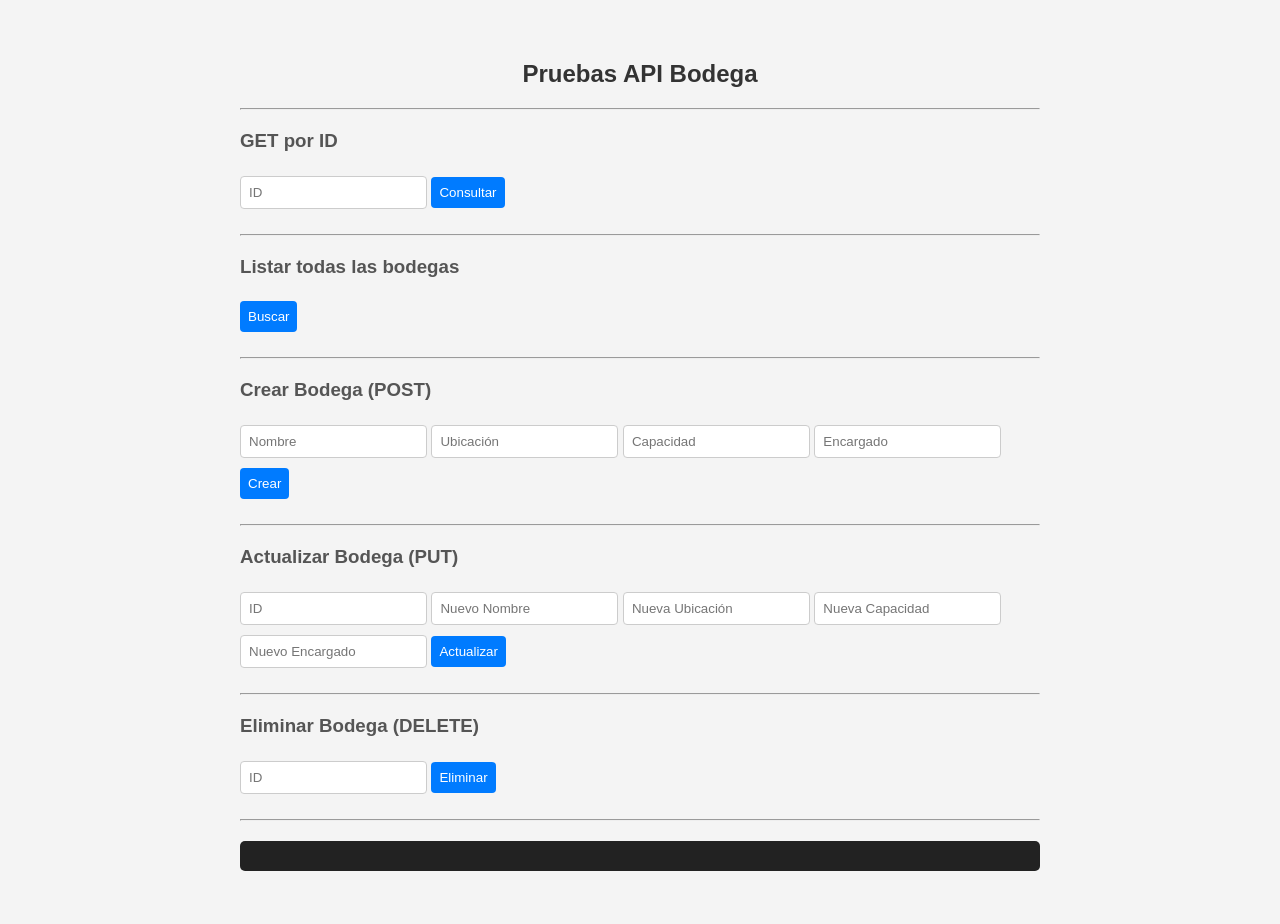
<file: frontend_humilde/view/bodega.html>
<!DOCTYPE html>
<html>

<head>
    <meta charset="UTF-8">
    <title>Pruebas API Bodega</title>
    <style>
        body {
            font-family: Arial, sans-serif;
            max-width: 800px;
            margin: 20px auto;
            background: #f4f4f4;
            padding: 20px;
            border-radius: 8px;
        }

        h2 {
            text-align: center;
            color: #333;
        }

        h3 {
            margin-top: 20px;
            color: #555;
        }

        input,
        button {
            padding: 8px;
            margin: 5px 0;
            border-radius: 4px;
            border: 1px solid #ccc;
        }

        button {
            cursor: pointer;
            background-color: #007BFF;
            color: white;
            border: none;
        }

        button:hover {
            background-color: #0056b3;
        }

        hr {
            margin: 20px 0;
        }

        pre {
            background: #222;
            color: #0f0;
            padding: 15px;
            border-radius: 5px;
            overflow-x: auto;
            max-height: 300px;
        }
    </style>
</head>

<body>

    <h2>Pruebas API Bodega</h2>

    <hr>

    <h3>GET por ID</h3>
    <input type="number" id="getId" placeholder="ID">
    <button onclick="testGetById()">Consultar</button>

    <hr>

    <h3>Listar todas las bodegas</h3>
    <button onclick="testBuscar()">Buscar</button>

    <hr>

    <h3>Crear Bodega (POST)</h3>
    <input type="text" id="postNombre" placeholder="Nombre">
    <input type="text" id="postUbicacion" placeholder="Ubicación">
    <input type="number" id="postCapacidad" placeholder="Capacidad">
    <input type="text" id="postEncargado" placeholder="Encargado">
    <button onclick="testPost()">Crear</button>

    <hr>

    <h3>Actualizar Bodega (PUT)</h3>
    <input type="number" id="putId" placeholder="ID">
    <input type="text" id="putNombre" placeholder="Nuevo Nombre">
    <input type="text" id="putUbicacion" placeholder="Nueva Ubicación">
    <input type="number" id="putCapacidad" placeholder="Nueva Capacidad">
    <input type="text" id="putEncargado" placeholder="Nuevo Encargado">
    <button onclick="testPut()">Actualizar</button>

    <hr>

    <h3>Eliminar Bodega (DELETE)</h3>
    <input type="number" id="deleteId" placeholder="ID">
    <button onclick="testDelete()">Eliminar</button>

    <hr>

    <pre id="resultado"></pre>

    <script src="bodega.js"></script>
    <script>
        // Mostrar resultados o errores en el pre
        function mostrar(data) {
            if (data instanceof Error) {
                document.getElementById("resultado").textContent = `❌ Error:\n${data.message}`;
            } else {
                document.getElementById("resultado").textContent = JSON.stringify(data, null, 2);
            }
        }

        function testGetById() {
            const id = document.getElementById("getId").value;
            getBodegaById(id)
                .then(data => mostrar(data))
                .catch(error => mostrar(error));
        }

        function testBuscar() {
            listarBodegas()
                .then(data => mostrar(data))
                .catch(error => mostrar(error));
        }

        function testPost() {
            const nombre = document.getElementById("postNombre").value;
            const ubicacion = document.getElementById("postUbicacion").value;
            const capacidad = document.getElementById("postCapacidad").value;
            const encargado = document.getElementById("postEncargado").value;

            crearBodega(nombre, ubicacion, capacidad, encargado)
                .then(data => mostrar(data))
                .catch(error => mostrar(error));
        }

        function testPut() {
            const id = document.getElementById("putId").value;
            const nombre = document.getElementById("putNombre").value;
            const ubicacion = document.getElementById("putUbicacion").value;
            const capacidad = document.getElementById("putCapacidad").value;
            const encargado = document.getElementById("putEncargado").value;

            actualizarBodega(id, nombre, ubicacion, capacidad, encargado)
                .then(data => mostrar(data))
                .catch(error => mostrar(error));
        }

        function testDelete() {
            const id = document.getElementById("deleteId").value;
            eliminarBodega(id)
                .then(() => mostrar({ mensaje: "Bodega eliminada correctamente" }))
                .catch(error => mostrar(error));
        }
    </script>

</body>

</html>
</file>
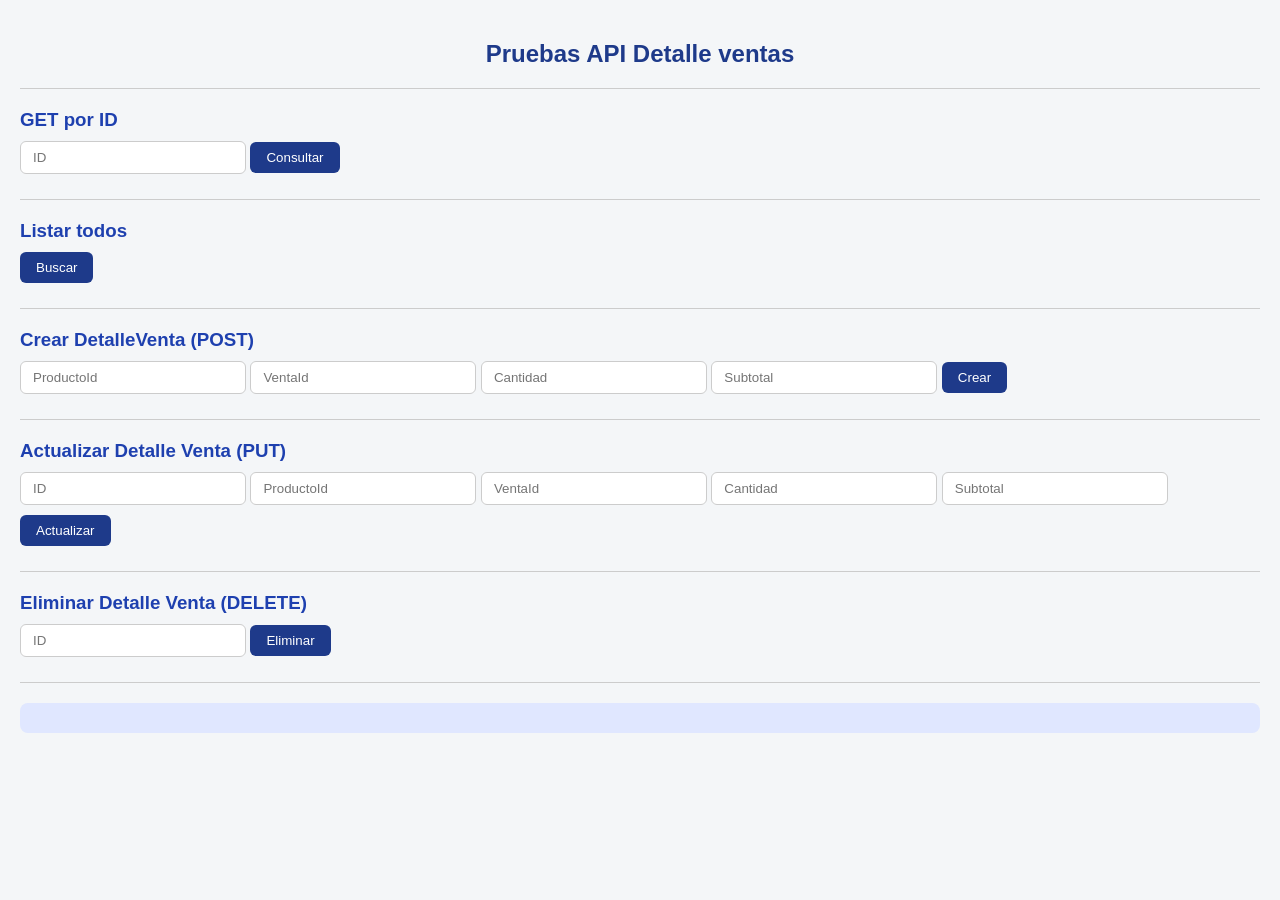
<file: frontend_humilde/view/detalle.html>
<!DOCTYPE html>
<html>

<head>
    <meta charset="UTF-8">
    <title>Test De Apis</title>
    <link rel="stylesheet" href="styless2.css">
</head>

<body>

    <h2>Pruebas API Detalle ventas</h2>

    <hr>

    <h3>GET por ID</h3>
    <input type="number" id="getId" placeholder="ID">
    <button onclick="testGetById()">Consultar</button>

    <hr>

    <h3>Listar todos</h3>
    <button onclick="testBuscar()">Buscar</button>

    <hr>

    <h3>Crear DetalleVenta (POST)</h3>
    <input type="number" id="postProductoId" placeholder="ProductoId">
    <input type="number" id="postVentaId" placeholder="VentaId">
    <input type="text" id="postCantidad" placeholder="Cantidad">
    <input type="text" id="postSubTotal" placeholder="Subtotal">
    <button onclick="testPost()">Crear</button>

    <hr>

    <h3>Actualizar Detalle Venta (PUT)</h3>
    <input type="number" id="putId" placeholder="ID">
    <input type="text" id="putProductoId" placeholder="ProductoId">
    <input type="text" id="putVentaId" placeholder="VentaId">
    <input type="text" id="putCantidad" placeholder="Cantidad">
    <input type="text" id="putSubTotal" placeholder="Subtotal">
    <button onclick="testPut()">Actualizar</button>

    <hr>

    <h3>Eliminar Detalle Venta (DELETE)</h3>
    <input type="number" id="deleteId" placeholder="ID">
    <button onclick="testDelete()">Eliminar</button>

    <hr>

    <pre id="resultado"></pre>

    <script src="detalle.js"></script>

    <script>

        function testGetById() {
            const id = document.getElementById("getId").value;

            getById(id)
                .then(data => mostrar(data))
                .catch(error => alert(error));
        }

        function testBuscar() {
            listar()
                .then(data => mostrar(data))
                .catch(error => alert(error));
        }

        function testPost() {
            const producto = document.getElementById("postProductoId").value;
            const venta = document.getElementById("postVentaId").value;
            const cantidad = document.getElementById("postCantidad").value;
            const subtotal = document.getElementById("postSubTotal").value;


            crear(producto,venta,cantidad,subtotal)
                .then(data => mostrar(data))
                .catch(error => alert(error));
        }

        function testPut() {
            const id = document.getElementById("putId").value;
            const producto = document.getElementById("putProductoId").value;
            const venta = document.getElementById("putVentaId").value;
            const cantidad = document.getElementById("putCantidad").value;
            const subtotal = document.getElementById("putSubTotal").value;

            actualizarPersonalizada(id,producto, venta, cantidad, subtotal)
                .then(data => mostrar(data))
                .catch(error => alert(error));
        }

        function testDelete() {
            const id = document.getElementById("deleteId").value;

            eliminar(id)
                .then(() => mostrar("Eliminado correctamente"))
                .catch(error => alert(error));
        }

        function mostrar(data) {
            document.getElementById("resultado").textContent =
                JSON.stringify(data, null, 2);
        }
    </script>

    

</body>

</html>
</file>
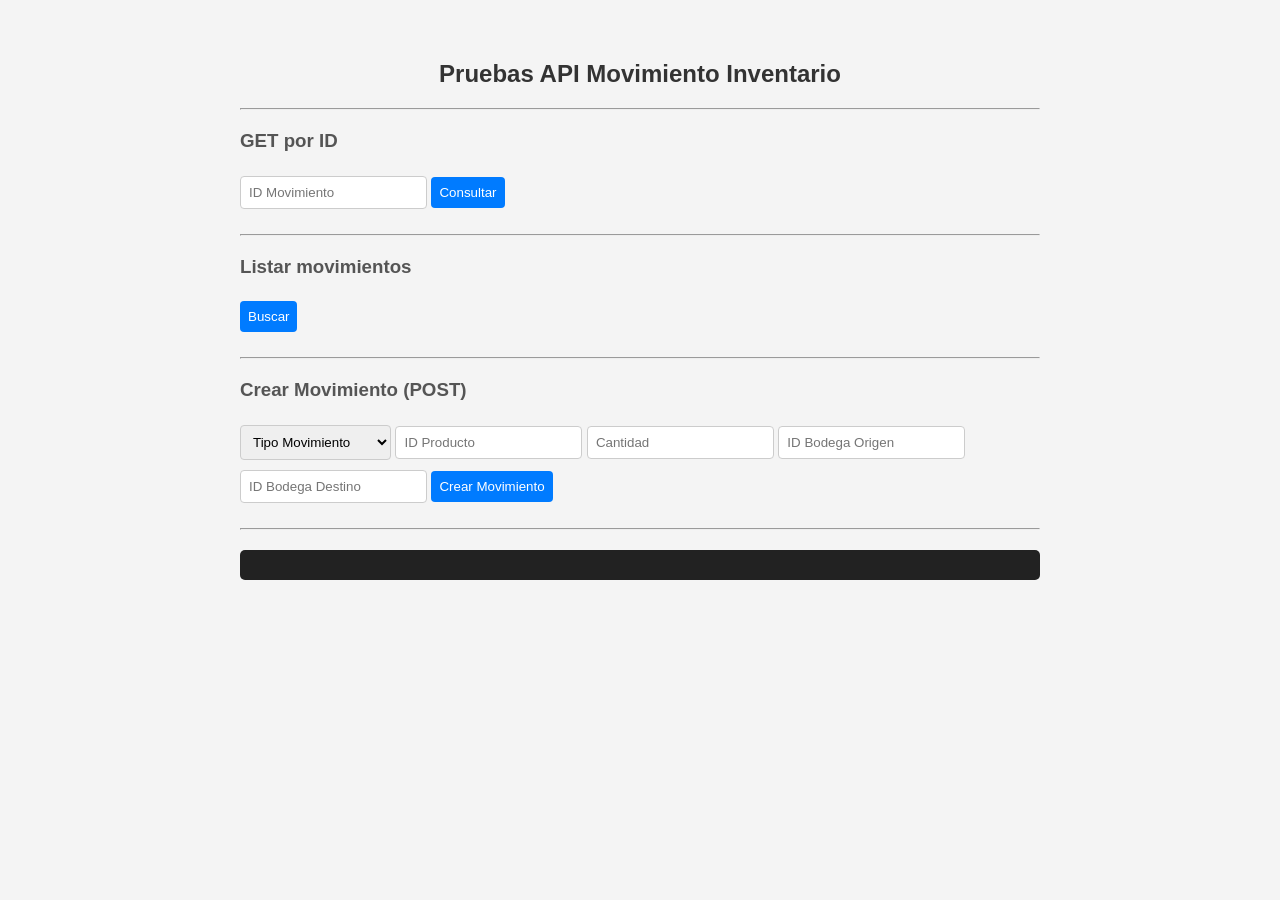
<file: frontend_humilde/view/movimiento.html>
<!DOCTYPE html>
<html>

<head>
    <meta charset="UTF-8">
    <title>Pruebas API Movimiento Inventario</title>

    <style>
        body {
            font-family: Arial, sans-serif;
            max-width: 800px;
            margin: 20px auto;
            background: #f4f4f4;
            padding: 20px;
            border-radius: 8px;
        }

        h2 {
            text-align: center;
            color: #333;
        }

        h3 {
            margin-top: 20px;
            color: #555;
        }

        input, select, button {
            padding: 8px;
            margin: 5px 0;
            border-radius: 4px;
            border: 1px solid #ccc;
        }

        button {
            cursor: pointer;
            background-color: #007BFF;
            color: white;
            border: none;
        }

        button:hover {
            background-color: #0056b3;
        }

        hr {
            margin: 20px 0;
        }

        pre {
            background: #222;
            color: #0f0;
            padding: 15px;
            border-radius: 5px;
            overflow-x: auto;
            max-height: 300px;
        }
    </style>

</head>

<body>

<h2>Pruebas API Movimiento Inventario</h2>

<hr>

<h3>GET por ID</h3>
<input type="number" id="getId" placeholder="ID Movimiento">
<button onclick="testGetById()">Consultar</button>

<hr>

<h3>Listar movimientos</h3>
<button onclick="testBuscar()">Buscar</button>

<hr>

<h3>Crear Movimiento (POST)</h3>

<select id="postTipoMovimiento">
    <option value="">Tipo Movimiento</option>
    <option value="ENTRADA">ENTRADA</option>
    <option value="SALIDA">SALIDA</option>
    <option value="TRASNFERENCIA">TRASNFERENCIA</option>
</select>

<input type="number" id="postProductoId" placeholder="ID Producto">

<input type="number" id="postCantidad" placeholder="Cantidad">

<input type="number" id="postBodegaOrigen" placeholder="ID Bodega Origen">

<input type="number" id="postBodegaDestino" placeholder="ID Bodega Destino">

<button onclick="testPost()">Crear Movimiento</button>

<hr>

<pre id="resultado"></pre>

<script src="movimiento.js"></script>

<script>

function mostrar(data) {

    if (data && data.errorCode === "VALIDATION_FAILED" && data.errors) {

        let errores = "ERRORES DE VALIDACIÓN\n\n";

        for (const campo in data.errors) {
            errores += campo + ": " + data.errors[campo] + "\n";
        }

        document.getElementById("resultado").textContent = errores;
        return;
    }

    if (data instanceof Error) {
        document.getElementById("resultado").textContent = "Error: " + data.message;
        return;
    }

    document.getElementById("resultado").textContent =
        JSON.stringify(data, null, 2);
}


function testGetById() {

    const id = document.getElementById("getId").value;

    getMovimientoById(id)
        .then(data => mostrar(data))
        .catch(error => mostrar(error));
}


function testBuscar() {

    listarMovimientos()
        .then(data => mostrar(data))
        .catch(error => mostrar(error));
}


function testPost() {

    const tipoMovimiento =
        document.getElementById("postTipoMovimiento").value;

    const productoID =
        document.getElementById("postProductoId").value;

    const cantidadProducto =
        document.getElementById("postCantidad").value;

    const bodegaOrigenID =
        document.getElementById("postBodegaOrigen").value;

    const bodegaDestinoID =
        document.getElementById("postBodegaDestino").value;

    crearMovimiento(
        tipoMovimiento,
        productoID,
        cantidadProducto,
        bodegaOrigenID,
        bodegaDestinoID
    )
    .then(data => mostrar(data))
    .catch(error => mostrar(error));
}

</script>

</body>

</html>
</file>
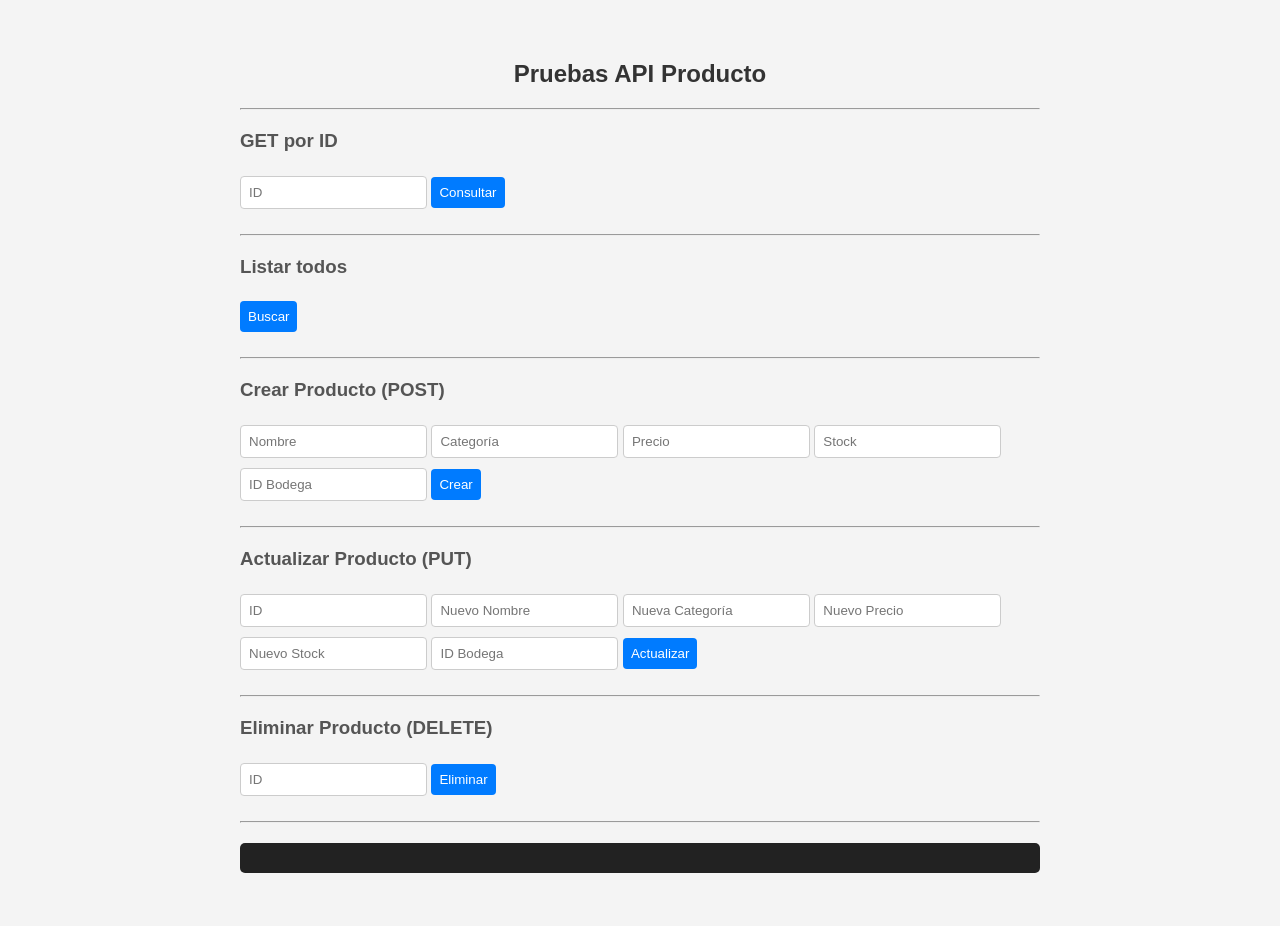
<file: frontend_humilde/view/producto.html>
<!DOCTYPE html>
<html>

<head>
    <meta charset="UTF-8">
    <title>Pruebas API Producto</title>
    <style>
        body {
            font-family: Arial, sans-serif;
            max-width: 800px;
            margin: 20px auto;
            background: #f4f4f4;
            padding: 20px;
            border-radius: 8px;
        }

        h2 {
            text-align: center;
            color: #333;
        }

        h3 {
            margin-top: 20px;
            color: #555;
        }

        input,
        button {
            padding: 8px;
            margin: 5px 0;
            border-radius: 4px;
            border: 1px solid #ccc;
        }

        button {
            cursor: pointer;
            background-color: #007BFF;
            color: white;
            border: none;
        }

        button:hover {
            background-color: #0056b3;
        }

        hr {
            margin: 20px 0;
        }

        pre {
            background: #222;
            color: #0f0;
            padding: 15px;
            border-radius: 5px;
            overflow-x: auto;
            max-height: 300px;
        }
    </style>
</head>

<body>

    <h2>Pruebas API Producto</h2>

    <hr>

    <h3>GET por ID</h3>
    <input type="number" id="getId" placeholder="ID">
    <button onclick="testGetById()">Consultar</button>

    <hr>

    <h3>Listar todos</h3>
    <button onclick="testBuscar()">Buscar</button>

    <hr>

    <h3>Crear Producto (POST)</h3>
    <input type="text" id="postNombre" placeholder="Nombre">
    <input type="text" id="postCategoria" placeholder="Categoría">
    <input type="number" id="postPrecio" placeholder="Precio">
    <input type="number" id="postStock" placeholder="Stock">
    <input type="number" id="postBodega" placeholder="ID Bodega">
    <button onclick="testPost()">Crear</button>

    <hr>

    <h3>Actualizar Producto (PUT)</h3>
    <input type="number" id="putId" placeholder="ID">
    <input type="text" id="putNombre" placeholder="Nuevo Nombre">
    <input type="text" id="putCategoria" placeholder="Nueva Categoría">
    <input type="number" id="putPrecio" placeholder="Nuevo Precio">
    <input type="number" id="putStock" placeholder="Nuevo Stock">
    <input type="number" id="putBodega" placeholder="ID Bodega">
    <button onclick="testPut()">Actualizar</button>

    <hr>

    <h3>Eliminar Producto (DELETE)</h3>
    <input type="number" id="deleteId" placeholder="ID">
    <button onclick="testDelete()">Eliminar</button>

    <hr>

    <pre id="resultado"></pre>

    <script src="producto.js"></script>
    <script>
        // Mostrar resultados o errores de backend
        function mostrar(data) {

            // error de validación del backend
            if (data && data.errorCode === "VALIDATION_FAILED" && data.errors) {

                let errores = "ERRORES DE VALIDACIÓN\n\n";

                for (const campo in data.errors) {
                    errores += campo + ": " + data.errors[campo] + "\n";
                }

                document.getElementById("resultado").textContent = errores;
                return;
            }

            // otros errores
            if (data instanceof Error) {
                document.getElementById("resultado").textContent = "Error: " + data.message;
                return;
            }

            // mostrar respuesta normal
            document.getElementById("resultado").textContent = JSON.stringify(data, null, 2);
        }

        function testGetById() {
            const id = document.getElementById("getId").value;
            getById(id)
                .then(data => mostrar(data))
                .catch(error => mostrar(error));
        }

        function testBuscar() {
            listar()
                .then(data => mostrar(data))
                .catch(error => mostrar(error));
        }

        function testPost() {
            const nombre = document.getElementById("postNombre").value;
            const categoria = document.getElementById("postCategoria").value;
            const precio = document.getElementById("postPrecio").value;
            const stock = document.getElementById("postStock").value;
            const bodegaId = document.getElementById("postBodega").value;

            crear(nombre, categoria, precio, stock, bodegaId)
                .then(data => mostrar(data))
                .catch(error => mostrar(error));
        }

        function testPut() {
            const id = document.getElementById("putId").value;
            const nombre = document.getElementById("putNombre").value;
            const categoria = document.getElementById("putCategoria").value;
            const precio = document.getElementById("putPrecio").value;
            const stock = document.getElementById("putStock").value;
            const bodegaId = document.getElementById("putBodega").value;

            actualizarPersonalizada(id, nombre, categoria, precio, stock, bodegaId)
                .then(data => mostrar(data))
                .catch(error => mostrar(error));
        }

        function testDelete() {
            const id = document.getElementById("deleteId").value;
            eliminar(id)
                .then(() => mostrar({ mensaje: "Producto eliminado correctamente" }))
                .catch(error => mostrar(error));
        }
    </script>

</body>

</html>
</file>
<file: frontend_humilde/css/styles.css>
*{
    margin:0;
    padding:0;
    box-sizing:border-box;
    font-family: Arial, Helvetica, sans-serif;
}

body{
    background: linear-gradient(135deg,#1e3c72,#2a5298);
    min-height:100vh;
    display:flex;
    flex-direction:column;
    align-items:center;
    padding:40px;
    color:#333;
}

h2{
    margin-top:20px;
    margin-bottom:10px;
    color:white;
}

/* contenedor tipo tarjeta */
body > *{
    width:100%;
    max-width:500px;
}

input{
    width:100%;
    padding:12px;
    margin:8px 0;
    border:none;
    border-radius:8px;
    outline:none;
    font-size:14px;
    box-shadow:0 2px 5px rgba(0,0,0,0.2);
}

button{
    width:100%;
    padding:12px;
    margin:10px 0;
    border:none;
    border-radius:8px;
    background:#00c6ff;
    background:linear-gradient(to right,#00c6ff,#0072ff);
    color:white;
    font-weight:bold;
    cursor:pointer;
    transition:0.3s;
}

button:hover{
    transform:scale(1.03);
    opacity:0.9;
}

/* enlaces */
a{
    display:block;
    text-align:center;
    padding:10px;
    margin:10px 0;
    border-radius:8px;
    text-decoration:none;
    background:white;
    color:#2a5298;
    font-weight:bold;
    transition:0.3s;
}

a:hover{
    background:#f1f1f1;
    transform:scale(1.03);
}

hr{
    margin:15px 0;
    border:none;
    height:1px;
    background:#ddd;
}

/* resultado tipo consola */
pre{
    background:#111;
    color:#00ff88;
    padding:15px;
    border-radius:8px;
    margin-top:20px;
    overflow:auto;
    max-height:300px;
    font-size:13px;
}
</file>
<file: frontend_pro/styles.css>
:root {
  --cream:      #faf4e8;
  --cream2:     #f0e6d0;
  --ivory:      #fffcf4;
  --gold:       #c9a84c;
  --gold-l:     #e8cc80;
  --gold-pale:  #f7edd4;
  --lav:        #b8a9d9;
  --lav-d:      #8b7abf;
  --lav-pale:   #ede8f8;
  --violet:     #6b5b9e;
  --violet-d:   #4a3d7a;
  --sage:       #5aad8a;
  --sage-pale:  #daf2e8;
  --blush:      #d4748c;
  --blush-pale: #fceef2;
  --ink:        #2a1f3d;
  --ink2:       #4a3860;
  --muted:      #9489ae;
  --white:      #fffcf4;

  /* CARTOON constants */
  --outline:    3px solid var(--ink);
  --outline-t:  2px solid var(--ink);
  --shadow-comic: 4px 4px 0px var(--ink);
  --shadow-comic-sm: 3px 3px 0px var(--ink);
  --shadow-comic-lg: 6px 6px 0px var(--ink);
  --radius-big: 20px;
  --radius-pill: 50px;

  --FD: 'Fredoka', sans-serif;
  --FB: 'Nunito', sans-serif;
}

*, *::before, *::after { margin:0; padding:0; box-sizing:border-box; }

body {
  font-family: var(--FB);
  background: var(--cream);
  color: var(--ink);
  min-height: 100vh;
  -webkit-font-smoothing: antialiased;
}

/* halftone dots bg */
body::before {
  content:'';
  position:fixed; inset:0;
  background-image: radial-gradient(circle, rgba(107,91,158,.12) 1.5px, transparent 1.5px);
  background-size: 22px 22px;
  pointer-events:none; z-index:0;
}

@keyframes fadeUp { from{opacity:0;transform:translateY(12px)} to{opacity:1;transform:translateY(0)} }
@keyframes spin   { to{transform:rotate(360deg)} }
@keyframes popIn  { from{opacity:0;transform:scale(.9)} to{opacity:1;transform:scale(1)} }

/* ══════════════ LOGIN ══════════════ */
#login-view {
  position:fixed; inset:0; z-index:200;
  display:flex; align-items:center; justify-content:center;
  background: var(--cream);
}

.login-shell {
  display:grid; grid-template-columns:1fr 1fr;
  width:840px;
  border: var(--outline);
  border-radius:28px; overflow:hidden;
  box-shadow: var(--shadow-comic-lg);
  animation: popIn .4s ease both;
}

.login-left {
  background: linear-gradient(155deg, var(--lav-pale) 0%, var(--lav) 60%, var(--violet) 100%);
  padding:52px 44px;
  display:flex; flex-direction:column; justify-content:space-between;
  border-right: var(--outline);
  position:relative; overflow:hidden;
}
/* decorative circle */
.login-left::before {
  content:'';
  position:absolute; bottom:-50px; right:-50px;
  width:180px; height:180px; border-radius:50%;
  background:rgba(255,255,255,.15);
  border: 3px solid rgba(255,255,255,.25);
}
.login-left::after {
  content:'';
  position:absolute; top:-30px; left:-30px;
  width:120px; height:120px; border-radius:50%;
  background:rgba(255,255,255,.1);
  border: 3px solid rgba(255,255,255,.2);
}

.ll-name {
  font-family: var(--FD);
  font-size:44px; font-weight:700;
  color:var(--white); letter-spacing:-.5px; line-height:1;
  text-shadow: 3px 3px 0px rgba(42,31,61,.3);
  position:relative; z-index:1;
}
.ll-sub {
  margin-top:12px; display:inline-block;
  background:rgba(255,255,255,.25);
  border: 2px solid rgba(255,255,255,.5);
  border-radius:var(--radius-pill);
  padding:5px 16px;
  font-family:var(--FD); font-size:13px; font-weight:600;
  color:var(--white); letter-spacing:.5px;
  position:relative; z-index:1;
}

.ll-footer { position:relative; z-index:1; }
.ll-stats  { display:flex; gap:24px; }
.ll-stat-num { font-family:var(--FD); font-size:28px; color:var(--white); line-height:1; text-shadow:2px 2px 0 rgba(42,31,61,.2); }
.ll-stat-lbl { font-size:10px; color:rgba(255,255,255,.7); font-weight:800; letter-spacing:1.5px; text-transform:uppercase; margin-top:2px; }

.login-right {
  padding:48px 48px;
  display:flex; flex-direction:column; justify-content:center;
  background: var(--ivory);
}
.lr-title {
  font-family: var(--FD);
  font-size:30px; font-weight:700;
  color:var(--ink); margin-bottom:4px;
}
.lr-sub { color:var(--muted); font-size:13px; margin-bottom:28px; font-weight:700; }

.f-group { margin-bottom:16px; }
.f-label {
  display:block; font-size:11px; font-weight:800;
  color:var(--ink2); text-transform:uppercase; letter-spacing:1.2px; margin-bottom:7px;
  font-family:var(--FD);
}
.f-input {
  width:100%; padding:11px 16px;
  background:var(--cream); border: var(--outline);
  border-radius:14px; font-family:var(--FB); font-size:14px;
  font-weight:700; color:var(--ink); outline:none; transition:all .15s; appearance:none;
  box-shadow: var(--shadow-comic-sm);
}
.f-input:focus {
  border-color:var(--lav-d);
  background:var(--white);
  box-shadow: 3px 3px 0px var(--lav-d);
  transform: translate(-1px,-1px);
}
.f-input::placeholder { color:#c4b8d8; font-weight:500; }
.f-row { display:grid; grid-template-columns:1fr 1fr; gap:12px; }

.btn-login {
  width:100%; padding:13px; border: var(--outline); border-radius:var(--radius-pill);
  background: linear-gradient(135deg, var(--lav-d), var(--violet));
  color:var(--white); font-family:var(--FD); font-size:16px; font-weight:700;
  cursor:pointer; letter-spacing:.3px;
  box-shadow: var(--shadow-comic);
  transition:all .12s; margin-top:4px;
}
.btn-login:hover  { transform:translate(-2px,-2px); box-shadow:6px 6px 0px var(--ink); }
.btn-login:active { transform:translate(2px,2px);   box-shadow:1px 1px 0px var(--ink); }

#login-error {
  margin-top:12px; padding:10px 14px; border-radius:12px;
  background:var(--blush-pale); border: var(--outline-t);
  color:var(--blush); font-size:13px; font-weight:800; text-align:center;
  box-shadow: var(--shadow-comic-sm);
}

/* ══════════════ APP SHELL ══════════════ */
#app-view { display:flex; flex-direction:column; min-height:100vh; position:relative; z-index:1; }

/* ── Top header ── */
.top-header {
  padding:0 28px; height:64px;
  display:flex; align-items:center; justify-content:space-between;
  position:sticky; top:0; z-index:90;
  background:var(--ivory);
  border-bottom: var(--outline);
  box-shadow: 0 3px 0px var(--ink);
}

.header-brand { display:flex; align-items:center; gap:10px; }
.brand-feather { font-size:24px; }
.brand-name {
  font-family:var(--FD); font-size:22px; font-weight:700;
  color:var(--ink); letter-spacing:-.2px;
}
.brand-name em { color:var(--lav-d); font-style:normal; }

/* centered pill */
.header-center {
  position:absolute; left:50%; transform:translateX(-50%);
  background:var(--gold-pale);
  border: var(--outline);
  border-radius:var(--radius-pill); padding:7px 24px;
  font-family:var(--FD); font-size:16px; font-weight:700;
  color:var(--ink); white-space:nowrap;
  box-shadow: var(--shadow-comic-sm);
}

.header-right { display:flex; align-items:center; gap:10px; }
.user-pill {
  display:flex; align-items:center; gap:8px;
  background:var(--lav-pale); border: var(--outline);
  border-radius:var(--radius-pill); padding:6px 14px;
  font-family:var(--FD); font-size:14px; font-weight:700; color:var(--ink2);
  box-shadow: var(--shadow-comic-sm);
}
.avatar {
  width:30px; height:30px; border-radius:50%;
  background:linear-gradient(135deg, var(--lav-d), var(--violet));
  border: 2px solid var(--ink);
  display:flex; align-items:center; justify-content:center;
  font-family:var(--FD); font-size:13px; font-weight:700; color:var(--white); flex-shrink:0;
}
.btn-logout {
  background:var(--cream); border: var(--outline);
  border-radius:var(--radius-pill); color:var(--ink2);
  font-family:var(--FD); font-size:13px; font-weight:700;
  padding:7px 16px; cursor:pointer; transition:all .12s;
  box-shadow: var(--shadow-comic-sm);
}
.btn-logout:hover  { transform:translate(-1px,-1px); box-shadow:4px 4px 0px var(--ink); background:var(--lav-pale); }
.btn-logout:active { transform:translate(2px,2px); box-shadow:1px 1px 0px var(--ink); }

/* ── Page area ── */
.page-area { flex:1; padding:28px 28px 110px; }

/* ── Floating bottom nav ── */
.float-nav {
  position:fixed; bottom:22px; left:50%; transform:translateX(-50%);
  z-index:100;
  background:var(--ivory);
  border: var(--outline);
  border-radius:var(--radius-pill); padding:7px 10px;
  display:flex; gap:2px;
  box-shadow: var(--shadow-comic-lg);
  animation: fadeUp .4s ease;
}

.fnav-btn {
  display:flex; flex-direction:column; align-items:center; gap:2px;
  padding:7px 14px; border-radius:40px;
  border:2px solid transparent; background:none;
  cursor:pointer; transition:all .12s; font-family:var(--FD); min-width:58px;
}
.fnav-icon  { font-size:20px; transition:transform .12s; }
.fnav-label { font-size:9px; font-weight:800; color:var(--muted); text-transform:uppercase; letter-spacing:.5px; font-family:var(--FD); }
.fnav-btn:hover { background:var(--lav-pale); border-color:var(--ink); box-shadow:2px 2px 0px var(--ink); transform:translate(-1px,-1px); }
.fnav-btn:active { transform:translate(1px,1px); box-shadow:none; }
.fnav-btn.active {
  background:var(--gold-pale);
  border-color:var(--ink); border-width:2px;
  box-shadow:2px 2px 0px var(--ink);
}
.fnav-btn.active .fnav-label { color:var(--ink2); }
.fnav-sep { width:2px; background:var(--ink); margin:6px 2px; border-radius:2px; opacity:.25; }

/* ══════════════ COMPONENTS ══════════════ */

/* Buttons */
.btn {
  display:inline-flex; align-items:center; gap:6px;
  padding:8px 18px; border-radius:var(--radius-pill);
  font-family:var(--FD); font-size:14px; font-weight:700;
  cursor:pointer; border: var(--outline); transition:all .12s;
  box-shadow: var(--shadow-comic-sm);
}
.btn-primary { background:var(--lav-d); color:var(--white); }
.btn-primary:hover  { transform:translate(-2px,-2px); box-shadow:5px 5px 0px var(--ink); }
.btn-primary:active { transform:translate(2px,2px); box-shadow:1px 1px 0px var(--ink); }
.btn-ghost { background:var(--ivory); color:var(--ink2); }
.btn-ghost:hover  { transform:translate(-1px,-1px); box-shadow:4px 4px 0px var(--ink); background:var(--lav-pale); }
.btn-ghost:active { transform:translate(2px,2px); box-shadow:none; }
.btn-danger { background:var(--blush-pale); color:var(--blush); }
.btn-danger:hover  { transform:translate(-1px,-1px); box-shadow:4px 4px 0px var(--ink); }
.btn-danger:active { transform:translate(2px,2px); box-shadow:none; }
.btn-sm { padding:5px 14px; font-size:12px; }

/* Stats */
.stats-row {
  display:grid; grid-template-columns:1.3fr 1fr 1fr 1.1fr;
  gap:14px; margin-bottom:24px;
}
.stat-card {
  background:var(--ivory); border: var(--outline);
  border-radius:var(--radius-big); padding:20px 18px;
  box-shadow: var(--shadow-comic);
  animation:fadeUp .35s ease both;
  transition:transform .12s, box-shadow .12s;
  position:relative; overflow:hidden;
}
.stat-card:hover { transform:translate(-2px,-2px); box-shadow:6px 6px 0px var(--ink); }
.stat-card::after { content:''; position:absolute; bottom:0; left:0; right:0; height:5px; border-top:2px solid var(--ink); }
.sc-lav::after   { background:var(--lav); }
.sc-gold::after  { background:var(--gold); }
.sc-sage::after  { background:var(--sage); }
.sc-blush::after { background:var(--blush); }
.stat-card:nth-child(1){animation-delay:.05s} .stat-card:nth-child(2){animation-delay:.1s}
.stat-card:nth-child(3){animation-delay:.15s} .stat-card:nth-child(4){animation-delay:.2s}

.s-lbl { font-family:var(--FD); font-size:11px; font-weight:700; color:var(--muted); text-transform:uppercase; letter-spacing:1.2px; margin-bottom:8px; }
.s-val { font-family:var(--FD); font-size:40px; font-weight:700; color:var(--ink); line-height:1; }
.s-sub { font-family:var(--FD); font-size:12px; color:var(--muted); margin-top:4px; }

/* Section header */
.sec-header { display:flex; align-items:center; justify-content:space-between; margin-bottom:16px; }
.sec-title {
  font-family:var(--FD); font-size:20px; font-weight:700; color:var(--ink);
}
.sec-count {
  display:inline-block; background:var(--gold-pale);
  border:2px solid var(--ink); border-radius:20px;
  padding:1px 10px; font-family:var(--FD); font-size:12px; font-weight:700;
  color:var(--ink); margin-left:8px;
  box-shadow:2px 2px 0px var(--ink);
}

/* Cards */
.cards-grid { display:grid; grid-template-columns:repeat(auto-fill,minmax(265px,1fr)); gap:16px; }
.card {
  background:var(--ivory); border: var(--outline);
  border-radius:var(--radius-big); padding:20px;
  box-shadow: var(--shadow-comic);
  animation:fadeUp .35s ease both;
  transition:transform .12s, box-shadow .12s;
}
.card:hover { transform:translate(-3px,-3px); box-shadow:7px 7px 0px var(--ink); }
.card:active { transform:translate(2px,2px); box-shadow:2px 2px 0px var(--ink); }
.card:nth-child(1){animation-delay:.05s} .card:nth-child(2){animation-delay:.1s}
.card:nth-child(3){animation-delay:.15s} .card:nth-child(4){animation-delay:.2s}
.card:nth-child(5){animation-delay:.25s} .card:nth-child(6){animation-delay:.3s}

.card-top  { display:flex; justify-content:space-between; align-items:center; margin-bottom:12px; }
.card-id   { font-family:var(--FD); font-size:11px; color:var(--muted); font-weight:700; background:var(--cream); padding:2px 9px; border-radius:8px; border:2px solid var(--ink); }
.card-name { font-family:var(--FD); font-size:17px; font-weight:700; color:var(--ink); margin-bottom:10px; }
.card-info { font-size:13px; color:var(--muted); line-height:2; font-weight:700; }
.card-info strong { color:var(--ink2); }
.card-foot { display:flex; gap:6px; margin-top:14px; padding-top:12px; border-top:2px dashed rgba(42,31,61,.25); }

/* Table */
.table-card { background:var(--ivory); border: var(--outline); border-radius:var(--radius-big); overflow:hidden; box-shadow: var(--shadow-comic); }
table { width:100%; border-collapse:collapse; }
thead tr { background:var(--gold-pale); border-bottom: var(--outline); }
th { padding:11px 16px; text-align:left; font-family:var(--FD); font-size:11px; font-weight:700; color:var(--ink2); text-transform:uppercase; letter-spacing:1px; }
td { padding:12px 16px; font-size:13px; font-weight:700; border-bottom:2px dashed rgba(42,31,61,.12); color:var(--ink2); font-family:var(--FB); }
tr:last-child td { border-bottom:none; }
tr:hover td { background:var(--lav-pale); }

/* Badges */
.badge {
  display:inline-flex; align-items:center; padding:3px 11px;
  border-radius:var(--radius-pill); font-family:var(--FD);
  font-size:11px; font-weight:700; border:2px solid var(--ink);
  box-shadow:2px 2px 0px var(--ink);
}
.b-lav   { background:var(--lav-pale);   color:var(--lav-d);  }
.b-gold  { background:var(--gold-pale);  color:var(--ink2);   }
.b-sage  { background:var(--sage-pale);  color:#2a7a58;       }
.b-blush { background:var(--blush-pale); color:var(--blush);  }
.b-violet{ background:#e8e2f5;           color:var(--violet); }

/* Two col */
.two-col      { display:grid; grid-template-columns:1fr 1fr; gap:20px; }
.two-col-wide { display:grid; grid-template-columns:3fr 2fr; gap:20px; margin-bottom:24px; }

/* Alert */
.alert {
  background:var(--gold-pale); border:var(--outline);
  border-radius:16px; padding:12px 16px;
  font-family:var(--FD); font-size:13px; font-weight:700; color:var(--ink2);
  margin-bottom:20px; box-shadow: var(--shadow-comic-sm);
}

/* Loading / empty */
.loading { display:flex; flex-direction:column; align-items:center; justify-content:center; padding:80px; gap:14px; color:var(--muted); font-family:var(--FD); font-size:15px; }
.spinner { width:36px; height:36px; border:3px solid var(--lav-pale); border-top-color:var(--lav-d); border-radius:50%; animation:spin .7s linear infinite; }
.empty { text-align:center; padding:60px 20px; color:var(--muted); }
.empty p { font-family:var(--FD); font-size:16px; font-weight:600; }

/* Modal */
.modal-overlay { position:fixed; inset:0; background:rgba(42,31,61,.5); backdrop-filter:blur(4px); z-index:300; display:none; align-items:center; justify-content:center; }
.modal-overlay.open { display:flex; }
.modal {
  background:var(--ivory); border: var(--outline);
  border-radius:24px; width:480px; max-height:90vh; overflow-y:auto;
  padding:32px; box-shadow: var(--shadow-comic-lg);
  animation:popIn .25s ease;
}
.modal-head { display:flex; justify-content:space-between; align-items:center; margin-bottom:22px; padding-bottom:14px; border-bottom:2px solid var(--ink); }
.modal-title { font-family:var(--FD); font-size:22px; font-weight:700; color:var(--ink); }
.modal-close {
  background:var(--cream); border: var(--outline-t);
  color:var(--ink); font-size:15px; cursor:pointer;
  padding:5px 12px; border-radius:10px; font-weight:800;
  transition:all .12s; box-shadow:2px 2px 0px var(--ink);
}
.modal-close:hover { background:var(--blush-pale); transform:translate(-1px,-1px); box-shadow:3px 3px 0px var(--ink); }

/* Toasts */
.toast-box { position:fixed; bottom:100px; right:22px; z-index:999; display:flex; flex-direction:column; gap:8px; }
.toast {
  background:var(--ivory); border: var(--outline);
  border-radius:14px; padding:14px 18px;
  font-family:var(--FD); font-size:13px; font-weight:700;
  display:flex; align-items:flex-start; gap:10px;
  min-width:260px; max-width:360px;
  box-shadow: var(--shadow-comic);
  animation:popIn .25s ease; color:var(--ink);
  line-height:1.6;
}
.toast.success { background:var(--sage-pale); border-color:var(--sage); }
.toast.error   { background:var(--blush-pale); border-color:var(--blush); }

.hidden { display:none !important; }
::-webkit-scrollbar { width:6px; }
::-webkit-scrollbar-track { background:var(--cream2); border-left:2px solid var(--ink); }
::-webkit-scrollbar-thumb { background:var(--lav); border-radius:6px; border:1px solid var(--ink); }
</file>
<file: frontend_humilde/view/styless2.css>
/* General */
body {
    font-family: 'Segoe UI', Tahoma, Geneva, Verdana, sans-serif;
    background-color: #f4f6f8;
    color: #333;
    margin: 0;
    padding: 20px;
}

/* Encabezados */
h2 {
    text-align: center;
    color: #1e3a8a;
    margin-bottom: 10px;
}

h3 {
    color: #1e40af;
    margin-bottom: 5px;
}

/* Inputs y botones */
input[type="text"], input[type="number"] {
    padding: 8px 12px;
    margin: 5px 0;
    border: 1px solid #ccc;
    border-radius: 6px;
    width: 200px;
    transition: 0.2s;
}

input[type="text"]:focus, input[type="number"]:focus {
    border-color: #1e3a8a;
    outline: none;
    box-shadow: 0 0 5px rgba(30, 58, 138, 0.3);
}

button {
    padding: 8px 16px;
    margin: 5px 0;
    border: none;
    border-radius: 6px;
    background-color: #1e3a8a;
    color: white;
    cursor: pointer;
    transition: 0.2s;
}

button:hover {
    background-color: #2563eb;
}

/* Separadores */
hr {
    border: 0;
    border-top: 1px solid #ccc;
    margin: 20px 0;
}

/* Resultado */
pre#resultado {
    background-color: #e0e7ff;
    padding: 15px;
    border-radius: 8px;
    max-height: 300px;
    overflow-y: auto;
    white-space: pre-wrap;
    word-wrap: break-word;
}

/* Layout responsivo */
@media (max-width: 500px) {
    input[type="text"], input[type="number"] {
        width: 100%;
    }

    button {
        width: 100%;
    }
}
</file>
